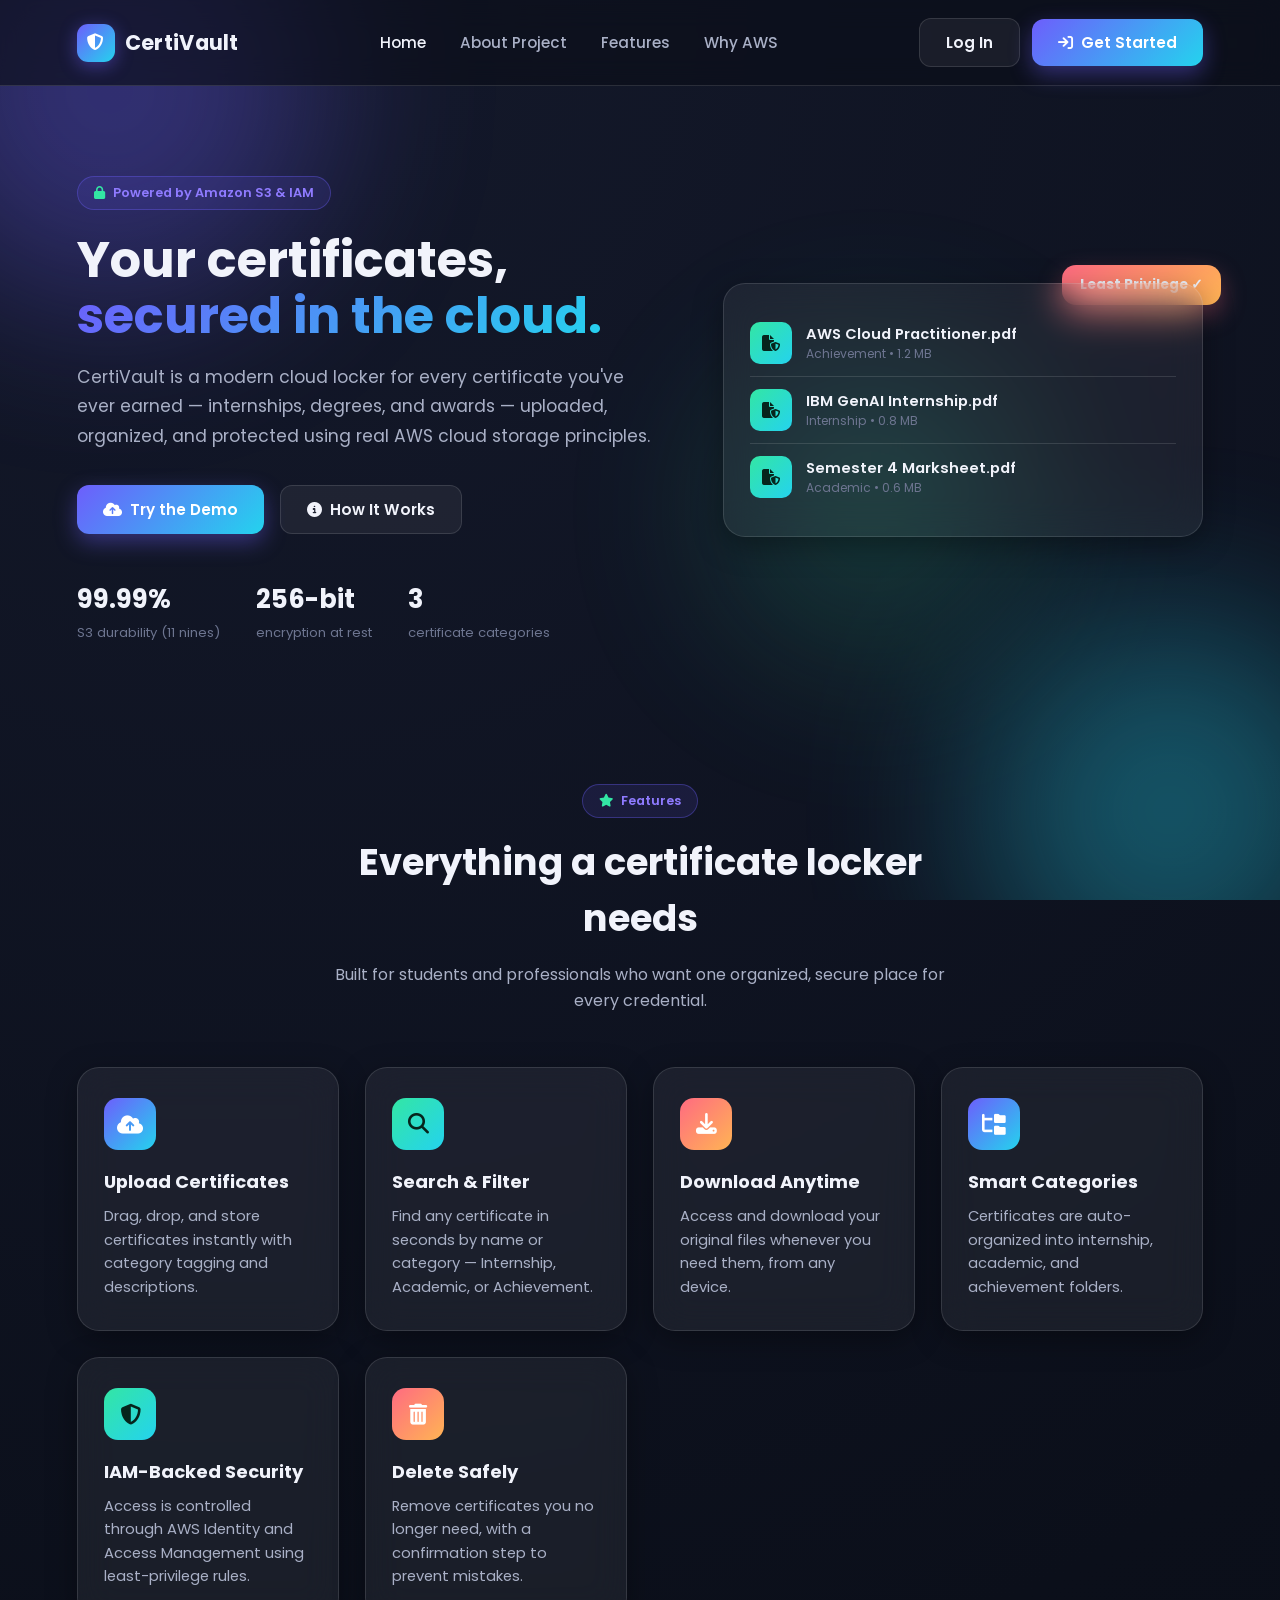
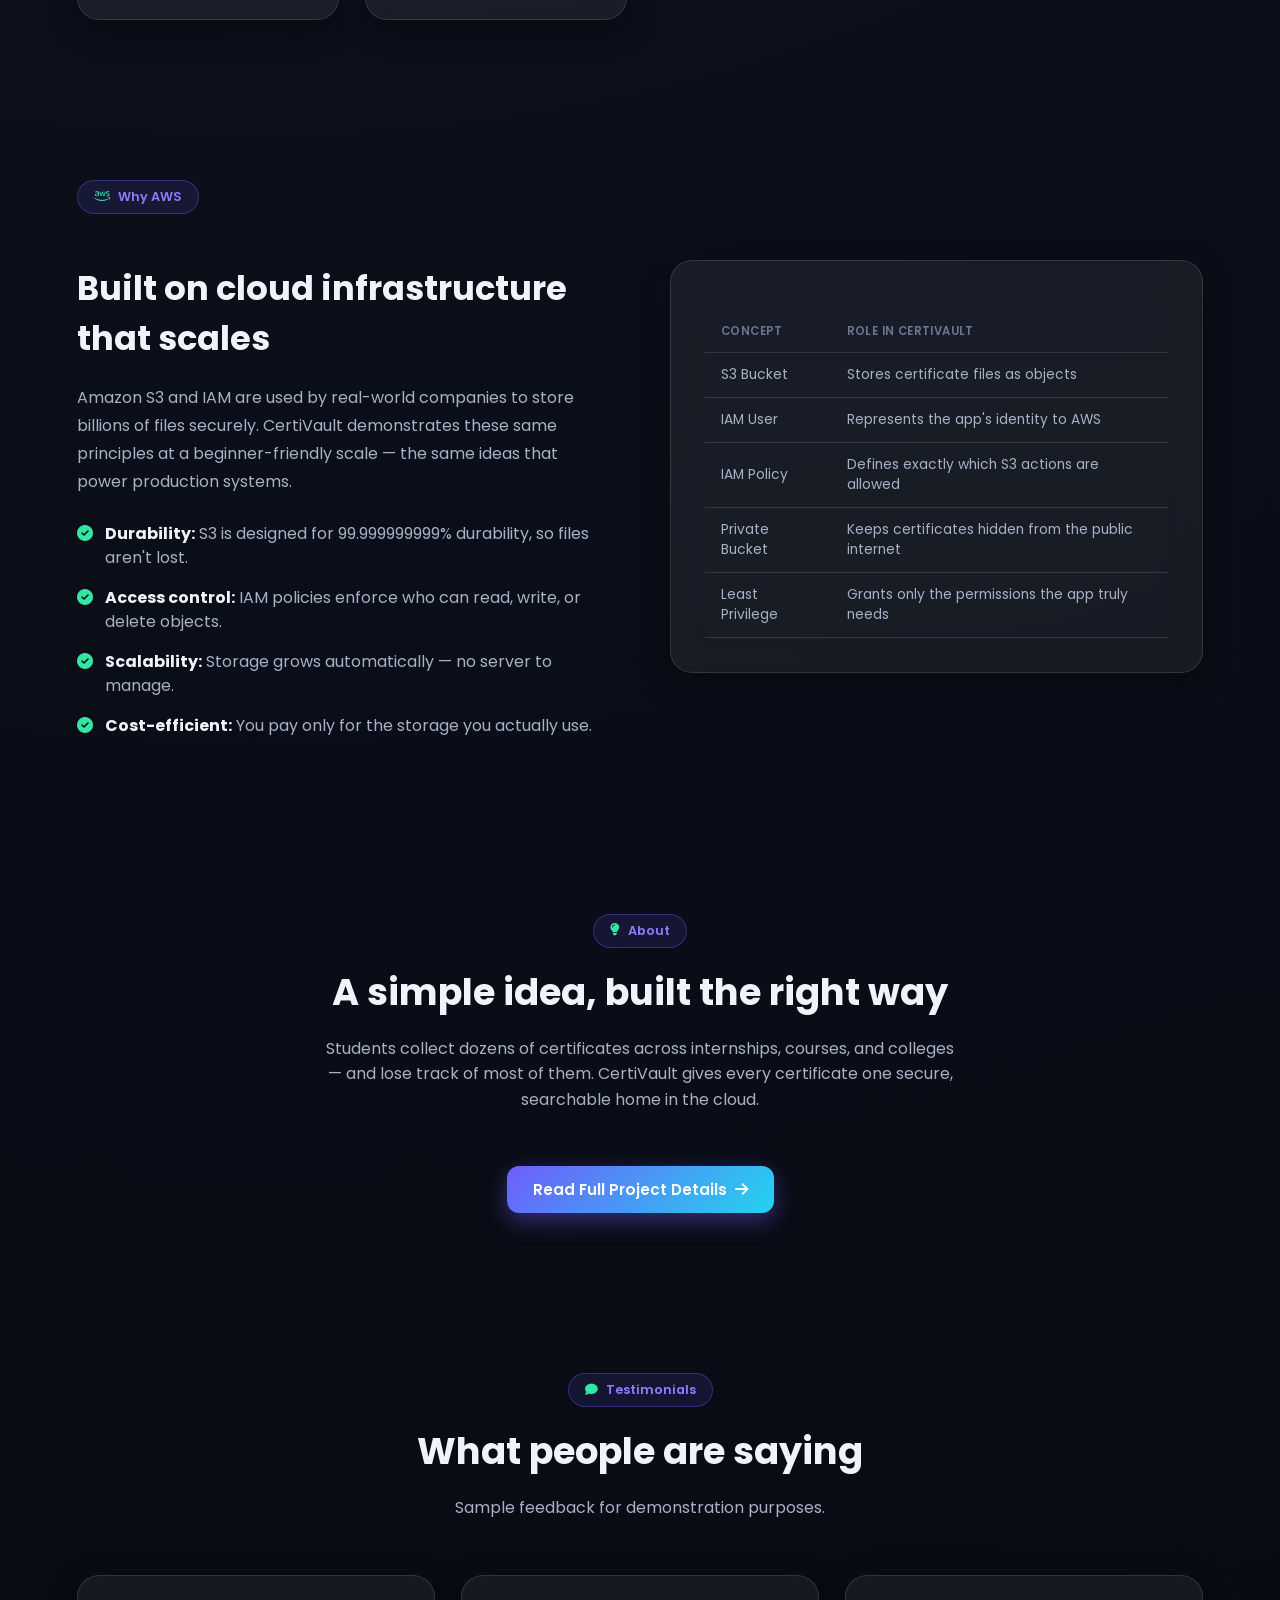
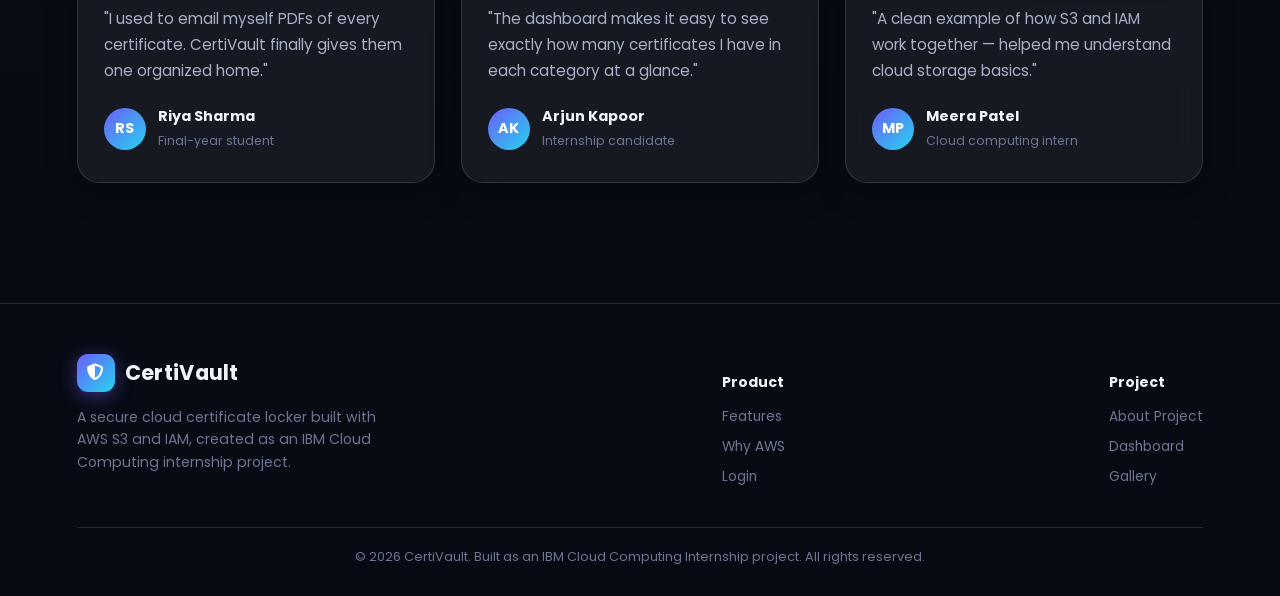
<file: index.html>
<!DOCTYPE html>
<html lang="en">
<head>
<meta charset="UTF-8">
<meta name="viewport" content="width=device-width, initial-scale=1.0">
<title>CertiVault — Secure Cloud Certificate Locker</title>
<link rel="stylesheet" href="css/style.css">
<link rel="stylesheet" href="https://cdnjs.cloudflare.com/ajax/libs/font-awesome/6.5.1/css/all.min.css">
<link rel="preconnect" href="https://fonts.googleapis.com">
<link href="https://fonts.googleapis.com/css2?family=Poppins:wght@400;500;600;700&display=swap" rel="stylesheet">
</head>
<body>

<div class="bg-blobs"><span class="b1"></span><span class="b2"></span><span class="b3"></span></div>

<!-- ============ NAVBAR ============ -->
<nav class="navbar">
  <a href="index.html" class="brand">
    <span class="brand-icon"><i class="fa-solid fa-shield-halved"></i></span>
    CertiVault
  </a>
  <ul class="nav-links">
    <li><a href="index.html" class="active">Home</a></li>
    <li><a href="about.html">About Project</a></li>
    <li><a href="index.html#features">Features</a></li>
    <li><a href="index.html#why-aws">Why AWS</a></li>
  </ul>
  <div class="nav-cta">
    <a href="login.html" class="btn btn-ghost">Log In</a>
    <a href="login.html" class="btn btn-primary"><i class="fa-solid fa-arrow-right-to-bracket"></i> Get Started</a>
  </div>
  <button class="nav-toggle"><i class="fa-solid fa-bars"></i></button>
</nav>

<!-- ============ HERO ============ -->
<section class="hero">
  <div class="hero-text">
    <div class="pill"><i class="fa-solid fa-lock"></i> Powered by Amazon S3 &amp; IAM</div>
    <h1>Your certificates, <span>secured in the cloud.</span></h1>
    <p>CertiVault is a modern cloud locker for every certificate you've ever earned — internships, degrees, and awards — uploaded, organized, and protected using real AWS cloud storage principles.</p>
    <div class="hero-actions">
      <a href="login.html" class="btn btn-primary"><i class="fa-solid fa-cloud-arrow-up"></i> Try the Demo</a>
      <a href="about.html" class="btn btn-ghost"><i class="fa-solid fa-circle-info"></i> How It Works</a>
    </div>
    <div class="hero-stats">
      <div class="stat"><b>99.99%</b><span>S3 durability (11 nines)</span></div>
      <div class="stat"><b>256-bit</b><span>encryption at rest</span></div>
      <div class="stat"><b>3</b><span>certificate categories</span></div>
    </div>
  </div>
  <div class="hero-visual">
    <div class="hero-badge">Least Privilege ✓</div>
    <div class="glass hero-card">
      <div class="row">
        <div class="icon-box"><i class="fa-solid fa-file-shield"></i></div>
        <div><div class="file-name">AWS Cloud Practitioner.pdf</div><div class="file-meta">Achievement • 1.2 MB</div></div>
      </div>
      <div class="row">
        <div class="icon-box"><i class="fa-solid fa-file-shield"></i></div>
        <div><div class="file-name">IBM GenAI Internship.pdf</div><div class="file-meta">Internship • 0.8 MB</div></div>
      </div>
      <div class="row">
        <div class="icon-box"><i class="fa-solid fa-file-shield"></i></div>
        <div><div class="file-name">Semester 4 Marksheet.pdf</div><div class="file-meta">Academic • 0.6 MB</div></div>
      </div>
    </div>
  </div>
</section>

<!-- ============ FEATURES ============ -->
<section class="section" id="features">
  <div class="section-head">
    <div class="pill"><i class="fa-solid fa-star"></i> Features</div>
    <h2>Everything a certificate locker needs</h2>
    <p>Built for students and professionals who want one organized, secure place for every credential.</p>
  </div>
  <div class="grid">
    <div class="glass card">
      <div class="icon-tile brand"><i class="fa-solid fa-cloud-arrow-up"></i></div>
      <h3>Upload Certificates</h3>
      <p>Drag, drop, and store certificates instantly with category tagging and descriptions.</p>
    </div>
    <div class="glass card">
      <div class="icon-tile mint"><i class="fa-solid fa-magnifying-glass"></i></div>
      <h3>Search &amp; Filter</h3>
      <p>Find any certificate in seconds by name or category — Internship, Academic, or Achievement.</p>
    </div>
    <div class="glass card">
      <div class="icon-tile warm"><i class="fa-solid fa-download"></i></div>
      <h3>Download Anytime</h3>
      <p>Access and download your original files whenever you need them, from any device.</p>
    </div>
    <div class="glass card">
      <div class="icon-tile brand"><i class="fa-solid fa-folder-tree"></i></div>
      <h3>Smart Categories</h3>
      <p>Certificates are auto-organized into internship, academic, and achievement folders.</p>
    </div>
    <div class="glass card">
      <div class="icon-tile mint"><i class="fa-solid fa-shield-halved"></i></div>
      <h3>IAM-Backed Security</h3>
      <p>Access is controlled through AWS Identity and Access Management using least-privilege rules.</p>
    </div>
    <div class="glass card">
      <div class="icon-tile warm"><i class="fa-solid fa-trash-can"></i></div>
      <h3>Delete Safely</h3>
      <p>Remove certificates you no longer need, with a confirmation step to prevent mistakes.</p>
    </div>
  </div>
</section>

<!-- ============ WHY AWS ============ -->
<section class="section" id="why-aws">
  <div class="split">
    <div>
      <div class="pill"><i class="fa-brands fa-aws"></i> Why AWS</div>
      <h2 style="font-size:2.1rem;margin-bottom:20px;">Built on cloud infrastructure that scales</h2>
      <p style="color:var(--text-muted);line-height:1.75;margin-bottom:26px;">Amazon S3 and IAM are used by real-world companies to store billions of files securely. CertiVault demonstrates these same principles at a beginner-friendly scale — the same ideas that power production systems.</p>
      <ul class="check-list">
        <li><i class="fa-solid fa-circle-check"></i><span><b>Durability:</b> S3 is designed for 99.999999999% durability, so files aren't lost.</span></li>
        <li><i class="fa-solid fa-circle-check"></i><span><b>Access control:</b> IAM policies enforce who can read, write, or delete objects.</span></li>
        <li><i class="fa-solid fa-circle-check"></i><span><b>Scalability:</b> Storage grows automatically — no server to manage.</span></li>
        <li><i class="fa-solid fa-circle-check"></i><span><b>Cost-efficient:</b> You pay only for the storage you actually use.</span></li>
      </ul>
    </div>
    <div class="glass" style="padding:34px;">
      <table class="mini-table">
        <tr><th>Concept</th><th>Role in CertiVault</th></tr>
        <tr><td>S3 Bucket</td><td>Stores certificate files as objects</td></tr>
        <tr><td>IAM User</td><td>Represents the app's identity to AWS</td></tr>
        <tr><td>IAM Policy</td><td>Defines exactly which S3 actions are allowed</td></tr>
        <tr><td>Private Bucket</td><td>Keeps certificates hidden from the public internet</td></tr>
        <tr><td>Least Privilege</td><td>Grants only the permissions the app truly needs</td></tr>
      </table>
    </div>
  </div>
</section>

<!-- ============ ABOUT (brief) ============ -->
<section class="section" id="about">
  <div class="section-head">
    <div class="pill"><i class="fa-solid fa-lightbulb"></i> About</div>
    <h2>A simple idea, built the right way</h2>
    <p>Students collect dozens of certificates across internships, courses, and colleges — and lose track of most of them. CertiVault gives every certificate one secure, searchable home in the cloud.</p>
  </div>
  <div style="text-align:center;">
    <a href="about.html" class="btn btn-primary">Read Full Project Details <i class="fa-solid fa-arrow-right"></i></a>
  </div>
</section>

<!-- ============ TESTIMONIALS ============ -->
<section class="section">
  <div class="section-head">
    <div class="pill"><i class="fa-solid fa-comment"></i> Testimonials</div>
    <h2>What people are saying</h2>
    <p>Sample feedback for demonstration purposes.</p>
  </div>
  <div class="grid">
    <div class="glass card testimonial">
      <p class="quote">"I used to email myself PDFs of every certificate. CertiVault finally gives them one organized home."</p>
      <div class="person"><div class="avatar">RS</div><div><b>Riya Sharma</b><span>Final-year student</span></div></div>
    </div>
    <div class="glass card testimonial">
      <p class="quote">"The dashboard makes it easy to see exactly how many certificates I have in each category at a glance."</p>
      <div class="person"><div class="avatar">AK</div><div><b>Arjun Kapoor</b><span>Internship candidate</span></div></div>
    </div>
    <div class="glass card testimonial">
      <p class="quote">"A clean example of how S3 and IAM work together — helped me understand cloud storage basics."</p>
      <div class="person"><div class="avatar">MP</div><div><b>Meera Patel</b><span>Cloud computing intern</span></div></div>
    </div>
  </div>
</section>

<!-- ============ FOOTER ============ -->
<footer>
  <div class="footer-grid">
    <div>
      <a href="index.html" class="brand"><span class="brand-icon"><i class="fa-solid fa-shield-halved"></i></span>CertiVault</a>
      <p style="margin-top:14px;">A secure cloud certificate locker built with AWS S3 and IAM, created as an IBM Cloud Computing internship project.</p>
    </div>
    <div class="footer-col">
      <h4>Product</h4>
      <a href="index.html#features">Features</a>
      <a href="index.html#why-aws">Why AWS</a>
      <a href="login.html">Login</a>
    </div>
    <div class="footer-col">
      <h4>Project</h4>
      <a href="about.html">About Project</a>
      <a href="dashboard.html">Dashboard</a>
      <a href="gallery.html">Gallery</a>
    </div>
  </div>
  <div class="footer-bottom">© 2026 CertiVault. Built as an IBM Cloud Computing Internship project. All rights reserved.</div>
</footer>

<script src="js/script.js"></script>
</body>
</html>
</file>
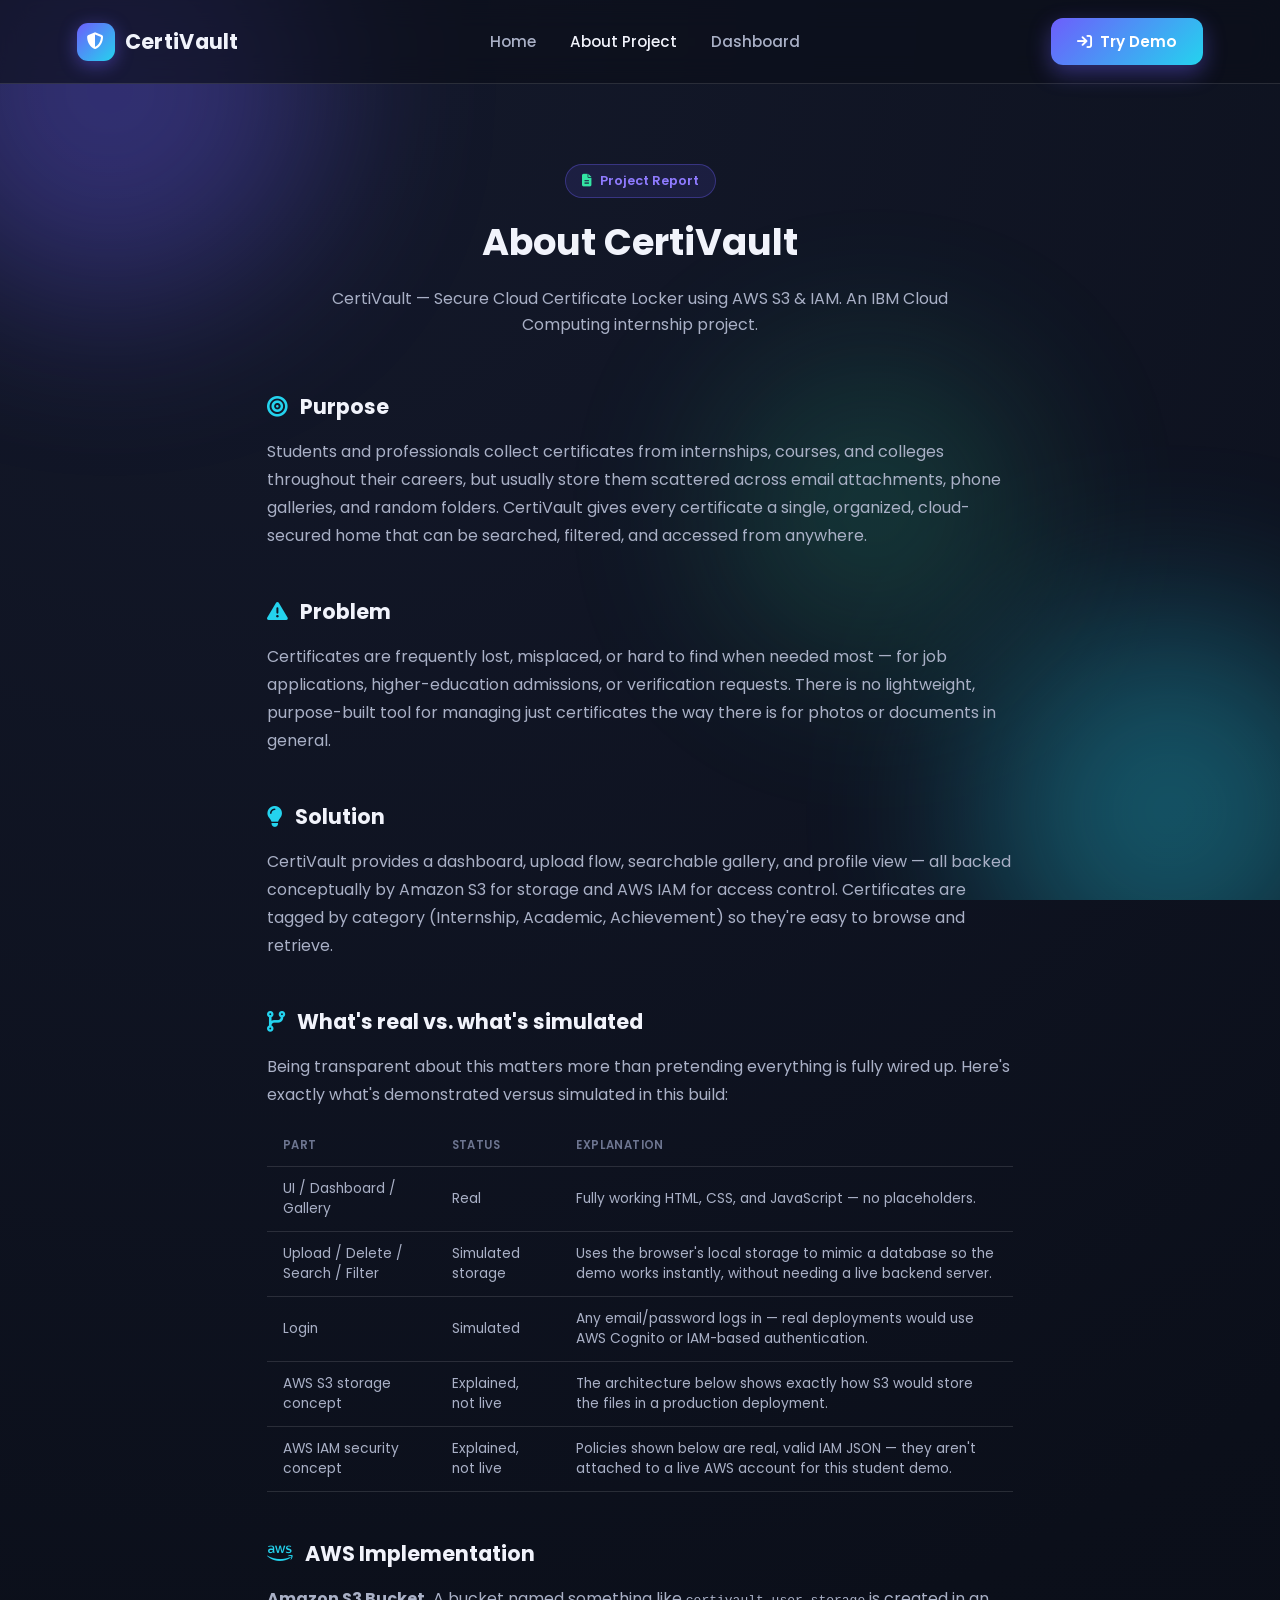
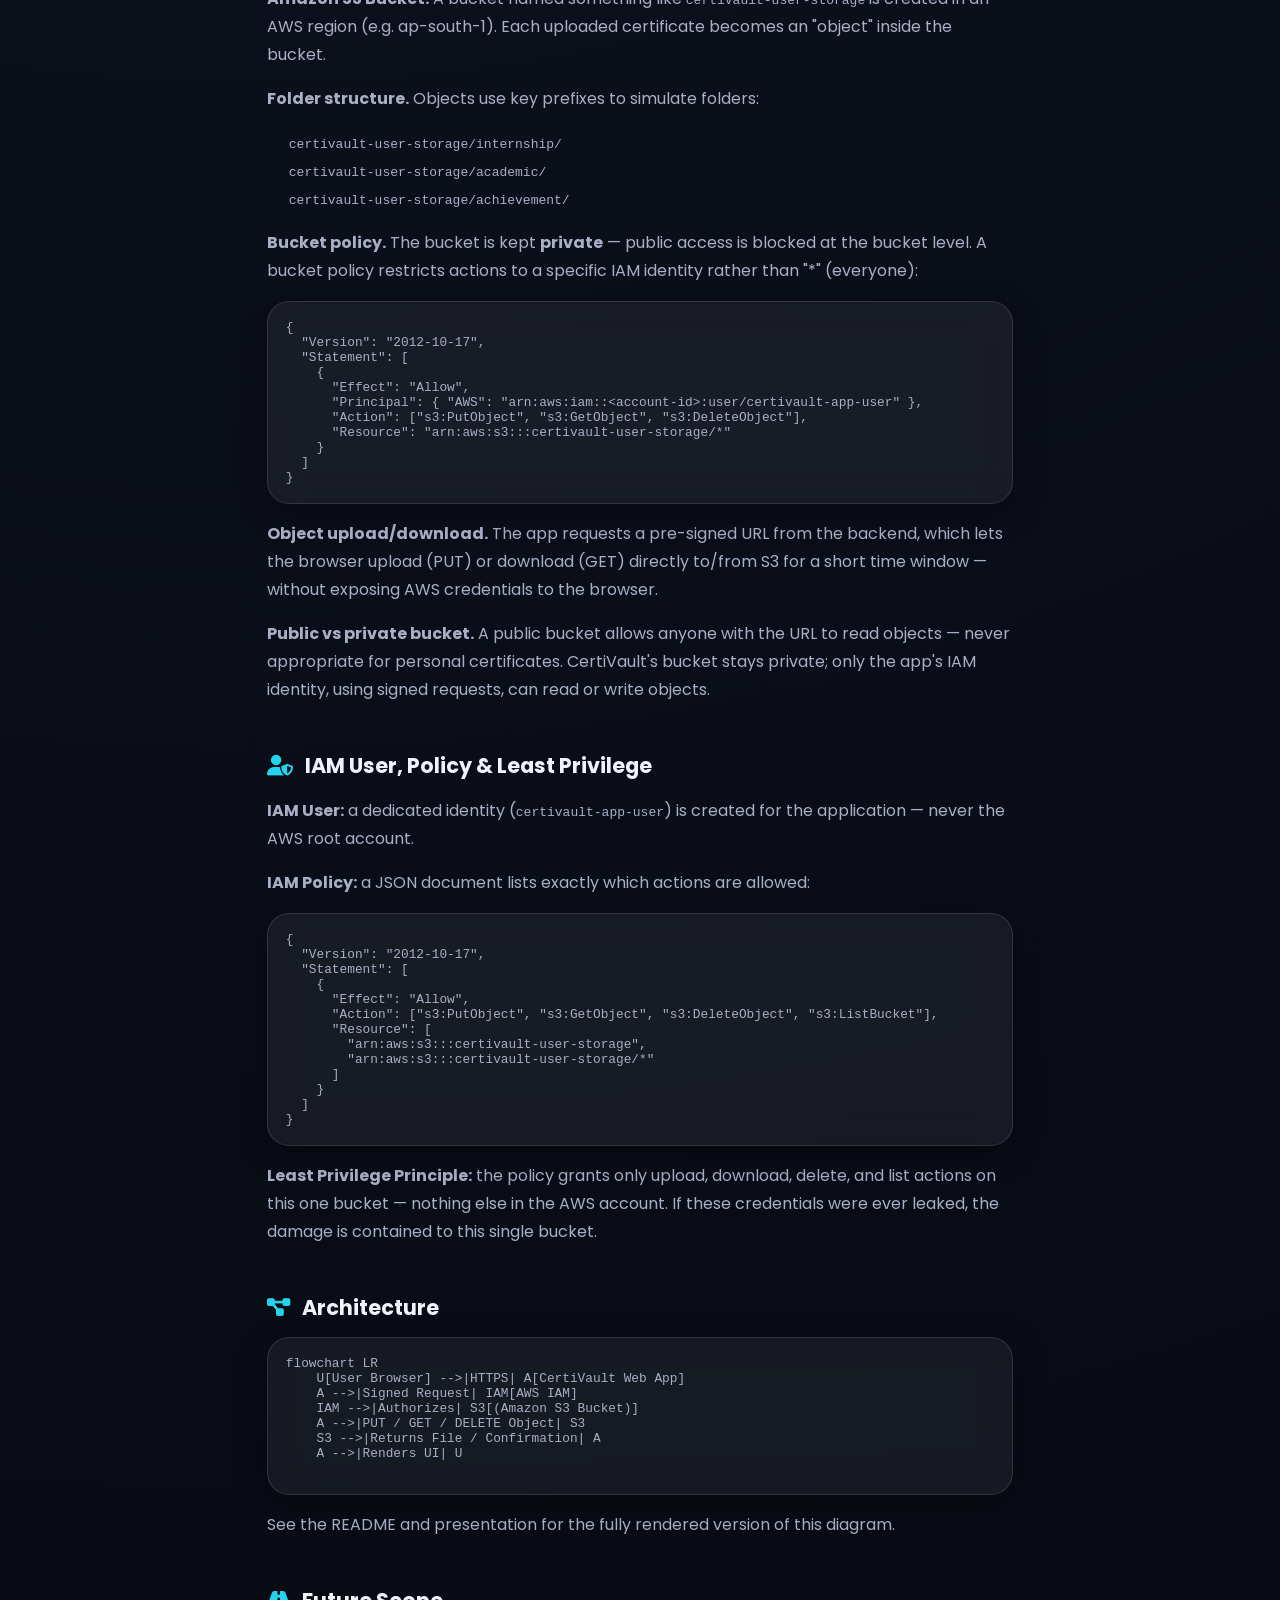
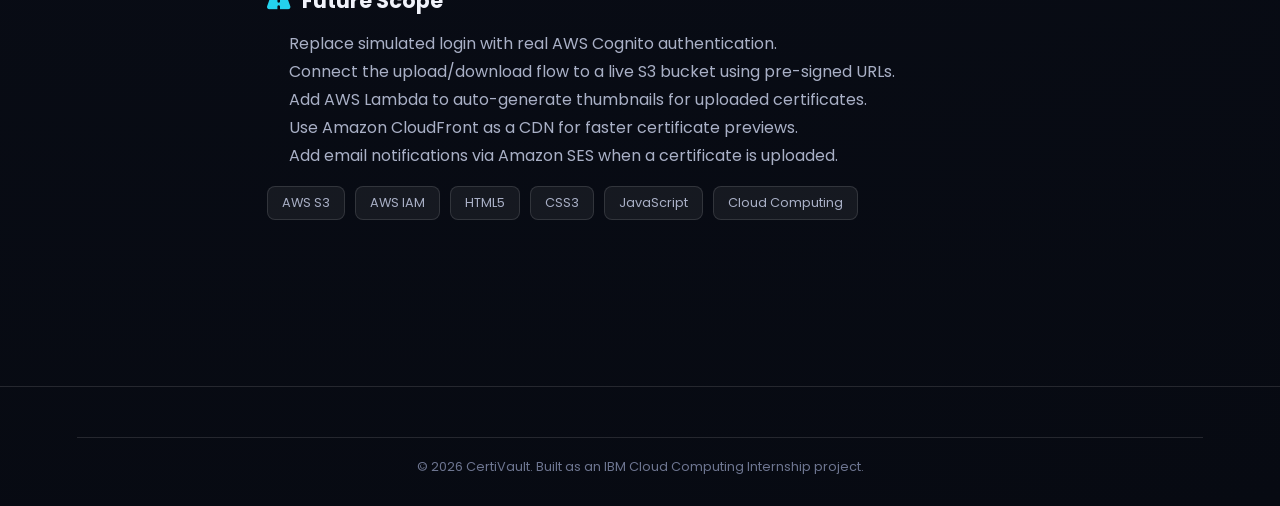
<file: about.html>
<!DOCTYPE html>
<html lang="en">
<head>
<meta charset="UTF-8">
<meta name="viewport" content="width=device-width, initial-scale=1.0">
<title>About the Project — CertiVault</title>
<link rel="stylesheet" href="css/style.css">
<link rel="stylesheet" href="https://cdnjs.cloudflare.com/ajax/libs/font-awesome/6.5.1/css/all.min.css">
<link href="https://fonts.googleapis.com/css2?family=Poppins:wght@400;500;600;700&display=swap" rel="stylesheet">
</head>
<body>
<div class="bg-blobs"><span class="b1"></span><span class="b2"></span><span class="b3"></span></div>

<nav class="navbar">
  <a href="index.html" class="brand"><span class="brand-icon"><i class="fa-solid fa-shield-halved"></i></span>CertiVault</a>
  <ul class="nav-links">
    <li><a href="index.html">Home</a></li>
    <li><a href="about.html" class="active">About Project</a></li>
    <li><a href="dashboard.html">Dashboard</a></li>
  </ul>
  <div class="nav-cta">
    <a href="login.html" class="btn btn-primary"><i class="fa-solid fa-arrow-right-to-bracket"></i> Try Demo</a>
  </div>
  <button class="nav-toggle"><i class="fa-solid fa-bars"></i></button>
</nav>

<section class="section" style="max-width:900px;margin:0 auto;">
  <div class="section-head">
    <div class="pill"><i class="fa-solid fa-file-lines"></i> Project Report</div>
    <h2>About CertiVault</h2>
    <p>CertiVault — Secure Cloud Certificate Locker using AWS S3 &amp; IAM. An IBM Cloud Computing internship project.</p>
  </div>

  <div class="about-block">
    <h3><i class="fa-solid fa-bullseye"></i> Purpose</h3>
    <p>Students and professionals collect certificates from internships, courses, and colleges throughout their careers, but usually store them scattered across email attachments, phone galleries, and random folders. CertiVault gives every certificate a single, organized, cloud-secured home that can be searched, filtered, and accessed from anywhere.</p>
  </div>

  <div class="about-block">
    <h3><i class="fa-solid fa-triangle-exclamation"></i> Problem</h3>
    <p>Certificates are frequently lost, misplaced, or hard to find when needed most — for job applications, higher-education admissions, or verification requests. There is no lightweight, purpose-built tool for managing just certificates the way there is for photos or documents in general.</p>
  </div>

  <div class="about-block">
    <h3><i class="fa-solid fa-lightbulb"></i> Solution</h3>
    <p>CertiVault provides a dashboard, upload flow, searchable gallery, and profile view — all backed conceptually by Amazon S3 for storage and AWS IAM for access control. Certificates are tagged by category (Internship, Academic, Achievement) so they're easy to browse and retrieve.</p>
  </div>

  <div class="about-block">
    <h3><i class="fa-solid fa-code-branch"></i> What's real vs. what's simulated</h3>
    <p>Being transparent about this matters more than pretending everything is fully wired up. Here's exactly what's demonstrated versus simulated in this build:</p>
    <table class="mini-table">
      <tr><th>Part</th><th>Status</th><th>Explanation</th></tr>
      <tr><td>UI / Dashboard / Gallery</td><td>Real</td><td>Fully working HTML, CSS, and JavaScript — no placeholders.</td></tr>
      <tr><td>Upload / Delete / Search / Filter</td><td>Simulated storage</td><td>Uses the browser's local storage to mimic a database so the demo works instantly, without needing a live backend server.</td></tr>
      <tr><td>Login</td><td>Simulated</td><td>Any email/password logs in — real deployments would use AWS Cognito or IAM-based authentication.</td></tr>
      <tr><td>AWS S3 storage concept</td><td>Explained, not live</td><td>The architecture below shows exactly how S3 would store the files in a production deployment.</td></tr>
      <tr><td>AWS IAM security concept</td><td>Explained, not live</td><td>Policies shown below are real, valid IAM JSON — they aren't attached to a live AWS account for this student demo.</td></tr>
    </table>
  </div>

  <div class="about-block">
    <h3><i class="fa-brands fa-aws"></i> AWS Implementation</h3>
    <p><b>Amazon S3 Bucket.</b> A bucket named something like <code>certivault-user-storage</code> is created in an AWS region (e.g. ap-south-1). Each uploaded certificate becomes an "object" inside the bucket.</p>
    <p><b>Folder structure.</b> Objects use key prefixes to simulate folders:</p>
    <ul>
      <li><code>certivault-user-storage/internship/</code></li>
      <li><code>certivault-user-storage/academic/</code></li>
      <li><code>certivault-user-storage/achievement/</code></li>
    </ul>
    <p><b>Bucket policy.</b> The bucket is kept <b>private</b> — public access is blocked at the bucket level. A bucket policy restricts actions to a specific IAM identity rather than "*" (everyone):</p>
    <pre class="glass" style="padding:18px;overflow-x:auto;font-size:0.8rem;color:var(--text-muted);">{
  "Version": "2012-10-17",
  "Statement": [
    {
      "Effect": "Allow",
      "Principal": { "AWS": "arn:aws:iam::&lt;account-id&gt;:user/certivault-app-user" },
      "Action": ["s3:PutObject", "s3:GetObject", "s3:DeleteObject"],
      "Resource": "arn:aws:s3:::certivault-user-storage/*"
    }
  ]
}</pre>
    <p><b>Object upload/download.</b> The app requests a pre-signed URL from the backend, which lets the browser upload (PUT) or download (GET) directly to/from S3 for a short time window — without exposing AWS credentials to the browser.</p>
    <p><b>Public vs private bucket.</b> A public bucket allows anyone with the URL to read objects — never appropriate for personal certificates. CertiVault's bucket stays private; only the app's IAM identity, using signed requests, can read or write objects.</p>
  </div>

  <div class="about-block">
    <h3><i class="fa-solid fa-user-shield"></i> IAM User, Policy &amp; Least Privilege</h3>
    <p><b>IAM User:</b> a dedicated identity (<code>certivault-app-user</code>) is created for the application — never the AWS root account.</p>
    <p><b>IAM Policy:</b> a JSON document lists exactly which actions are allowed:</p>
    <pre class="glass" style="padding:18px;overflow-x:auto;font-size:0.8rem;color:var(--text-muted);">{
  "Version": "2012-10-17",
  "Statement": [
    {
      "Effect": "Allow",
      "Action": ["s3:PutObject", "s3:GetObject", "s3:DeleteObject", "s3:ListBucket"],
      "Resource": [
        "arn:aws:s3:::certivault-user-storage",
        "arn:aws:s3:::certivault-user-storage/*"
      ]
    }
  ]
}</pre>
    <p><b>Least Privilege Principle:</b> the policy grants only upload, download, delete, and list actions on this one bucket — nothing else in the AWS account. If these credentials were ever leaked, the damage is contained to this single bucket.</p>
  </div>

  <div class="about-block">
    <h3><i class="fa-solid fa-diagram-project"></i> Architecture</h3>
    <pre class="glass" style="padding:18px;overflow-x:auto;font-size:0.8rem;color:var(--text-muted);">
flowchart LR
    U[User Browser] -->|HTTPS| A[CertiVault Web App]
    A -->|Signed Request| IAM[AWS IAM]
    IAM -->|Authorizes| S3[(Amazon S3 Bucket)]
    A -->|PUT / GET / DELETE Object| S3
    S3 -->|Returns File / Confirmation| A
    A -->|Renders UI| U
    </pre>
    <p>See the README and presentation for the fully rendered version of this diagram.</p>
  </div>

  <div class="about-block">
    <h3><i class="fa-solid fa-road"></i> Future Scope</h3>
    <ul>
      <li>Replace simulated login with real AWS Cognito authentication.</li>
      <li>Connect the upload/download flow to a live S3 bucket using pre-signed URLs.</li>
      <li>Add AWS Lambda to auto-generate thumbnails for uploaded certificates.</li>
      <li>Use Amazon CloudFront as a CDN for faster certificate previews.</li>
      <li>Add email notifications via Amazon SES when a certificate is uploaded.</li>
    </ul>
    <div class="tag-row">
      <span class="tag">AWS S3</span><span class="tag">AWS IAM</span><span class="tag">HTML5</span>
      <span class="tag">CSS3</span><span class="tag">JavaScript</span><span class="tag">Cloud Computing</span>
    </div>
  </div>
</section>

<footer>
  <div class="footer-bottom">© 2026 CertiVault. Built as an IBM Cloud Computing Internship project.</div>
</footer>

<script src="js/script.js"></script>
</body>
</html>
</file>
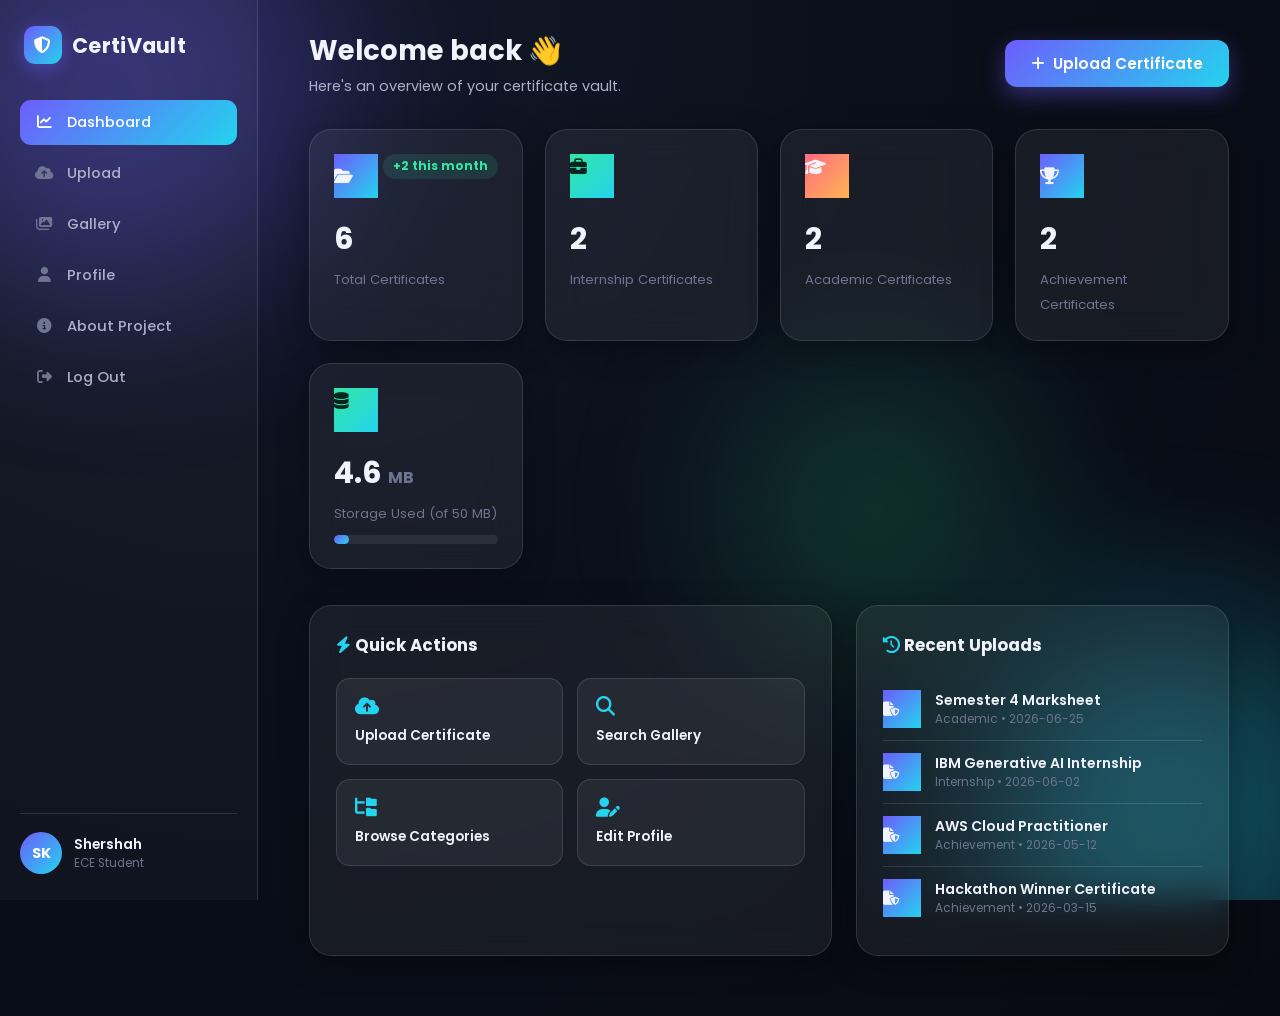
<file: dashboard.html>
<!DOCTYPE html>
<html lang="en">
<head>
<meta charset="UTF-8">
<meta name="viewport" content="width=device-width, initial-scale=1.0">
<title>Dashboard — CertiVault</title>
<link rel="stylesheet" href="css/style.css">
<link rel="stylesheet" href="https://cdnjs.cloudflare.com/ajax/libs/font-awesome/6.5.1/css/all.min.css">
<link href="https://fonts.googleapis.com/css2?family=Poppins:wght@400;500;600;700&display=swap" rel="stylesheet">
</head>
<body>
<div class="bg-blobs"><span class="b1"></span><span class="b2"></span><span class="b3"></span></div>

<div class="app-shell">
  <aside class="sidebar">
    <a href="index.html" class="brand"><span class="brand-icon"><i class="fa-solid fa-shield-halved"></i></span>CertiVault</a>
    <nav class="side-links">
      <a href="dashboard.html" class="active"><i class="fa-solid fa-chart-line"></i> Dashboard</a>
      <a href="upload.html"><i class="fa-solid fa-cloud-arrow-up"></i> Upload</a>
      <a href="gallery.html"><i class="fa-solid fa-images"></i> Gallery</a>
      <a href="profile.html"><i class="fa-solid fa-user"></i> Profile</a>
      <a href="about.html"><i class="fa-solid fa-circle-info"></i> About Project</a>
      <a href="index.html"><i class="fa-solid fa-right-from-bracket"></i> Log Out</a>
    </nav>
    <div class="sidebar-foot">
      <div class="avatar">SK</div>
      <div><div class="name">Shershah</div><div class="role">ECE Student</div></div>
    </div>
  </aside>

  <main class="main-content">
    <div class="topbar">
      <div>
        <h1>Welcome back 👋</h1>
        <p>Here's an overview of your certificate vault.</p>
      </div>
      <div class="topbar-actions">
        <a href="upload.html" class="btn btn-primary"><i class="fa-solid fa-plus"></i> Upload Certificate</a>
      </div>
    </div>

    <div class="stats-grid">
      <div class="glass stat-card">
        <div class="top-row"><div class="icon-tile brand"><i class="fa-solid fa-folder-open"></i></div><span class="trend up">+2 this month</span></div>
        <h3 id="stat-total">0</h3>
        <span>Total Certificates</span>
      </div>
      <div class="glass stat-card">
        <div class="top-row"><div class="icon-tile mint"><i class="fa-solid fa-briefcase"></i></div></div>
        <h3 id="stat-internship">0</h3>
        <span>Internship Certificates</span>
      </div>
      <div class="glass stat-card">
        <div class="top-row"><div class="icon-tile warm"><i class="fa-solid fa-graduation-cap"></i></div></div>
        <h3 id="stat-academic">0</h3>
        <span>Academic Certificates</span>
      </div>
      <div class="glass stat-card">
        <div class="top-row"><div class="icon-tile brand"><i class="fa-solid fa-trophy"></i></div></div>
        <h3 id="stat-achievement">0</h3>
        <span>Achievement Certificates</span>
      </div>
      <div class="glass stat-card">
        <div class="top-row"><div class="icon-tile mint"><i class="fa-solid fa-database"></i></div></div>
        <h3>4.6 <span style="font-size:1rem;color:var(--text-faint);">MB</span></h3>
        <span>Storage Used (of 50 MB)</span>
        <div class="progress-track"><div class="progress-fill" style="width:9%;"></div></div>
      </div>
    </div>

    <div class="panel-grid">
      <div class="glass panel">
        <h3><i class="fa-solid fa-bolt" style="color:var(--accent);"></i> Quick Actions</h3>
        <div class="quick-actions">
          <a href="upload.html"><i class="fa-solid fa-cloud-arrow-up"></i><span>Upload Certificate</span></a>
          <a href="gallery.html"><i class="fa-solid fa-magnifying-glass"></i><span>Search Gallery</span></a>
          <a href="gallery.html"><i class="fa-solid fa-folder-tree"></i><span>Browse Categories</span></a>
          <a href="profile.html"><i class="fa-solid fa-user-pen"></i><span>Edit Profile</span></a>
        </div>
      </div>
      <div class="glass panel">
        <h3><i class="fa-solid fa-clock-rotate-left" style="color:var(--accent);"></i> Recent Uploads</h3>
        <ul class="activity-list" id="recent-uploads"></ul>
      </div>
    </div>
  </main>
</div>

<script src="js/script.js"></script>
</body>
</html>
</file>
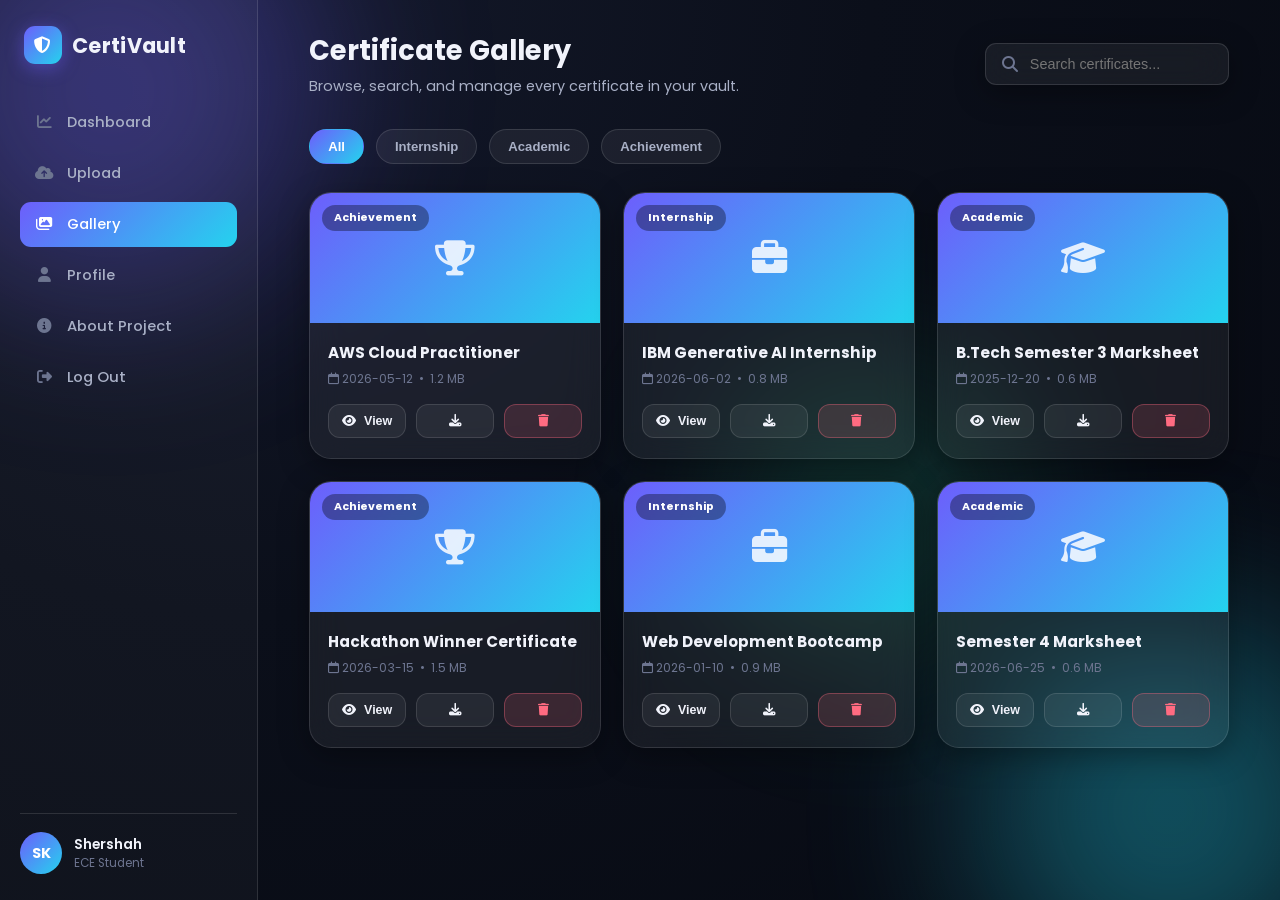
<file: gallery.html>
<!DOCTYPE html>
<html lang="en">
<head>
<meta charset="UTF-8">
<meta name="viewport" content="width=device-width, initial-scale=1.0">
<title>Certificate Gallery — CertiVault</title>
<link rel="stylesheet" href="css/style.css">
<link rel="stylesheet" href="https://cdnjs.cloudflare.com/ajax/libs/font-awesome/6.5.1/css/all.min.css">
<link href="https://fonts.googleapis.com/css2?family=Poppins:wght@400;500;600;700&display=swap" rel="stylesheet">
</head>
<body>
<div class="bg-blobs"><span class="b1"></span><span class="b2"></span><span class="b3"></span></div>

<div class="app-shell">
  <aside class="sidebar">
    <a href="index.html" class="brand"><span class="brand-icon"><i class="fa-solid fa-shield-halved"></i></span>CertiVault</a>
    <nav class="side-links">
      <a href="dashboard.html"><i class="fa-solid fa-chart-line"></i> Dashboard</a>
      <a href="upload.html"><i class="fa-solid fa-cloud-arrow-up"></i> Upload</a>
      <a href="gallery.html" class="active"><i class="fa-solid fa-images"></i> Gallery</a>
      <a href="profile.html"><i class="fa-solid fa-user"></i> Profile</a>
      <a href="about.html"><i class="fa-solid fa-circle-info"></i> About Project</a>
      <a href="index.html"><i class="fa-solid fa-right-from-bracket"></i> Log Out</a>
    </nav>
    <div class="sidebar-foot">
      <div class="avatar">SK</div>
      <div><div class="name">Shershah</div><div class="role">ECE Student</div></div>
    </div>
  </aside>

  <main class="main-content">
    <div class="topbar">
      <div>
        <h1>Certificate Gallery</h1>
        <p>Browse, search, and manage every certificate in your vault.</p>
      </div>
      <div class="glass search-bar">
        <i class="fa-solid fa-magnifying-glass"></i>
        <input type="text" id="gallery-search" placeholder="Search certificates...">
      </div>
    </div>

    <div class="filter-row">
      <button class="chip-filter active" data-category="All">All</button>
      <button class="chip-filter" data-category="Internship">Internship</button>
      <button class="chip-filter" data-category="Academic">Academic</button>
      <button class="chip-filter" data-category="Achievement">Achievement</button>
    </div>

    <div class="cert-grid" id="cert-grid"></div>
  </main>
</div>

<script src="js/script.js"></script>
</body>
</html>
</file>
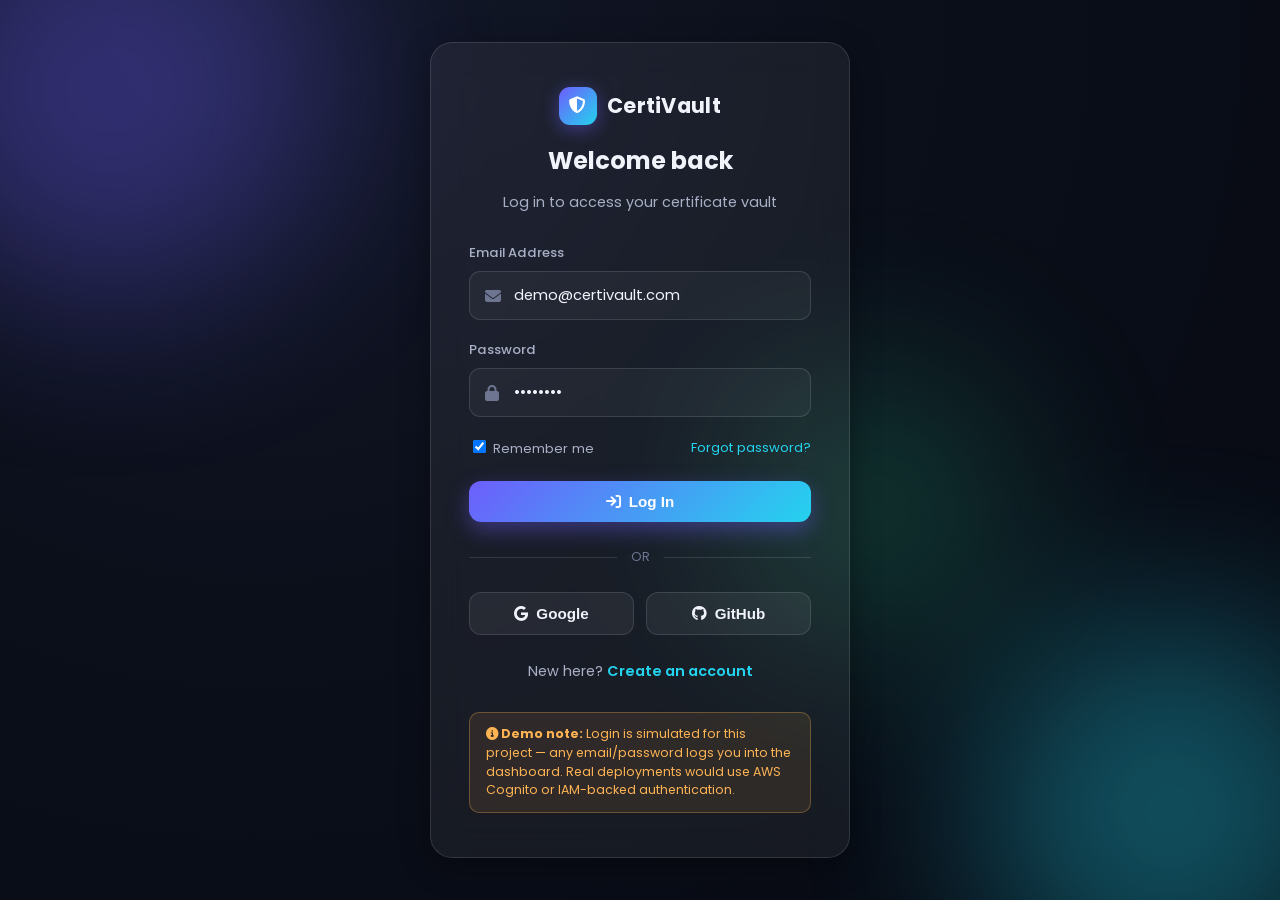
<file: login.html>
<!DOCTYPE html>
<html lang="en">
<head>
<meta charset="UTF-8">
<meta name="viewport" content="width=device-width, initial-scale=1.0">
<title>Log In — CertiVault</title>
<link rel="stylesheet" href="css/style.css">
<link rel="stylesheet" href="https://cdnjs.cloudflare.com/ajax/libs/font-awesome/6.5.1/css/all.min.css">
<link href="https://fonts.googleapis.com/css2?family=Poppins:wght@400;500;600;700&display=swap" rel="stylesheet">
</head>
<body>
<div class="bg-blobs"><span class="b1"></span><span class="b2"></span><span class="b3"></span></div>

<div class="auth-wrap">
  <div class="glass auth-card">
    <a href="index.html" class="brand"><span class="brand-icon"><i class="fa-solid fa-shield-halved"></i></span>CertiVault</a>
    <h2>Welcome back</h2>
    <p>Log in to access your certificate vault</p>

    <form id="login-form">
      <div class="field">
        <label for="email">Email Address</label>
        <div class="input-wrap">
          <i class="fa-solid fa-envelope"></i>
          <input type="email" id="email" placeholder="you@example.com" value="demo@certivault.com" required>
        </div>
      </div>
      <div class="field">
        <label for="password">Password</label>
        <div class="input-wrap">
          <i class="fa-solid fa-lock"></i>
          <input type="password" id="password" placeholder="••••••••" value="demo1234" required>
        </div>
      </div>
      <div class="field-row">
        <label><input type="checkbox" checked> Remember me</label>
        <a href="#">Forgot password?</a>
      </div>
      <button type="submit" class="btn btn-primary btn-block"><i class="fa-solid fa-arrow-right-to-bracket"></i> Log In</button>
    </form>

    <div class="auth-divider">OR</div>
    <div class="social-row">
      <button class="btn btn-ghost"><i class="fa-brands fa-google"></i> Google</button>
      <button class="btn btn-ghost"><i class="fa-brands fa-github"></i> GitHub</button>
    </div>

    <p class="auth-footer">New here? <a href="#">Create an account</a></p>

    <div class="demo-note">
      <i class="fa-solid fa-circle-info"></i> <b>Demo note:</b> Login is simulated for this project — any email/password logs you into the dashboard. Real deployments would use AWS Cognito or IAM-backed authentication.
    </div>
  </div>
</div>

<script src="js/script.js"></script>
</body>
</html>
</file>
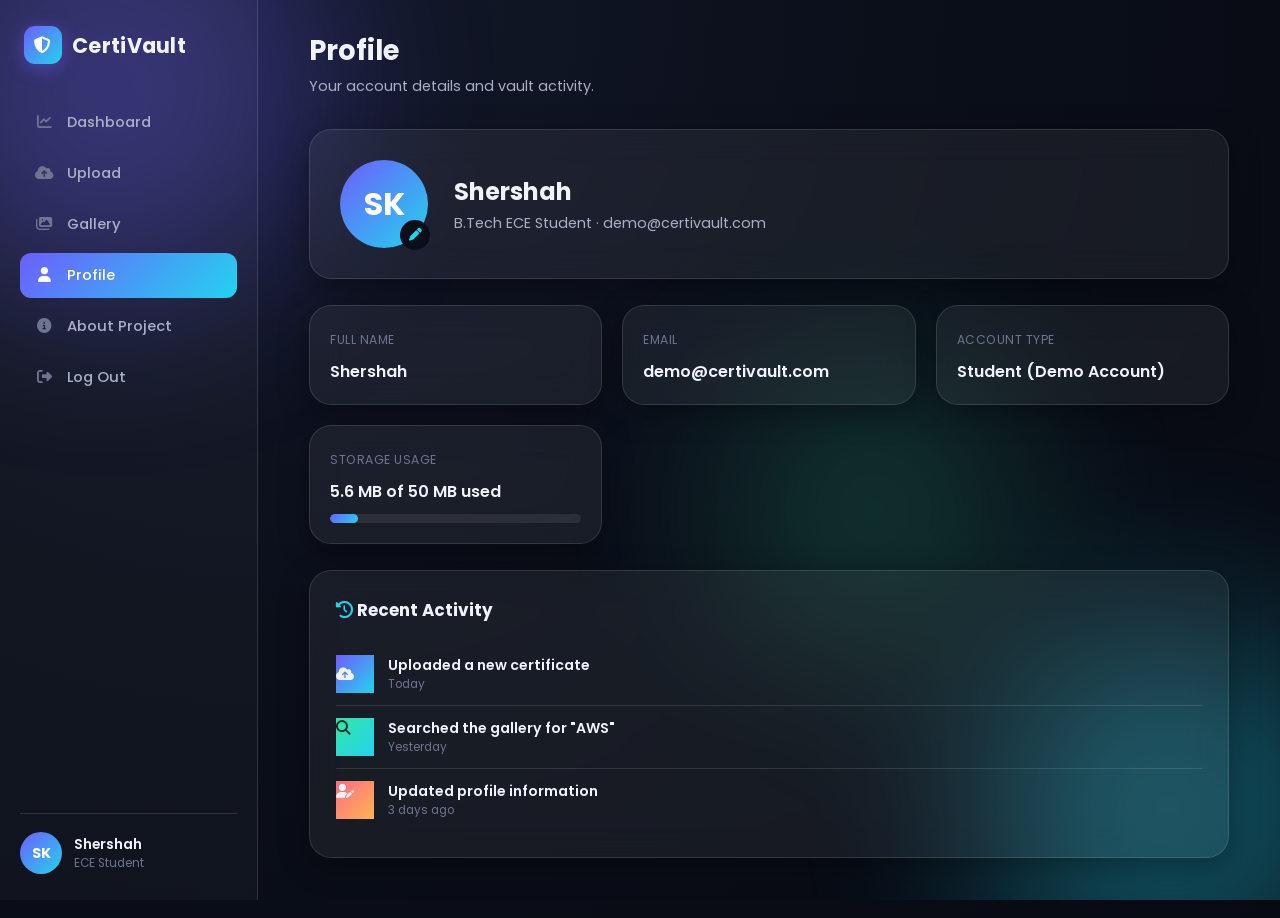
<file: profile.html>
<!DOCTYPE html>
<html lang="en">
<head>
<meta charset="UTF-8">
<meta name="viewport" content="width=device-width, initial-scale=1.0">
<title>Profile — CertiVault</title>
<link rel="stylesheet" href="css/style.css">
<link rel="stylesheet" href="https://cdnjs.cloudflare.com/ajax/libs/font-awesome/6.5.1/css/all.min.css">
<link href="https://fonts.googleapis.com/css2?family=Poppins:wght@400;500;600;700&display=swap" rel="stylesheet">
</head>
<body>
<div class="bg-blobs"><span class="b1"></span><span class="b2"></span><span class="b3"></span></div>

<div class="app-shell">
  <aside class="sidebar">
    <a href="index.html" class="brand"><span class="brand-icon"><i class="fa-solid fa-shield-halved"></i></span>CertiVault</a>
    <nav class="side-links">
      <a href="dashboard.html"><i class="fa-solid fa-chart-line"></i> Dashboard</a>
      <a href="upload.html"><i class="fa-solid fa-cloud-arrow-up"></i> Upload</a>
      <a href="gallery.html"><i class="fa-solid fa-images"></i> Gallery</a>
      <a href="profile.html" class="active"><i class="fa-solid fa-user"></i> Profile</a>
      <a href="about.html"><i class="fa-solid fa-circle-info"></i> About Project</a>
      <a href="index.html"><i class="fa-solid fa-right-from-bracket"></i> Log Out</a>
    </nav>
    <div class="sidebar-foot">
      <div class="avatar">SK</div>
      <div><div class="name">Shershah</div><div class="role">ECE Student</div></div>
    </div>
  </aside>

  <main class="main-content">
    <div class="topbar">
      <div>
        <h1>Profile</h1>
        <p>Your account details and vault activity.</p>
      </div>
    </div>

    <div class="glass profile-head">
      <div class="profile-avatar">SK<span class="edit-badge"><i class="fa-solid fa-pen"></i></span></div>
      <div>
        <h2>Shershah</h2>
        <p>B.Tech ECE Student · demo@certivault.com</p>
      </div>
    </div>

    <div class="profile-info-grid">
      <div class="glass info-item">
        <span class="label">Full Name</span>
        <p class="value">Shershah</p>
      </div>
      <div class="glass info-item">
        <span class="label">Email</span>
        <p class="value">demo@certivault.com</p>
      </div>
      <div class="glass info-item">
        <span class="label">Account Type</span>
        <p class="value">Student (Demo Account)</p>
      </div>
      <div class="glass info-item">
        <span class="label">Storage Usage</span>
        <p class="value" id="storage-label">Loading...</p>
        <div class="progress-track"><div class="progress-fill" id="storage-fill" style="width:0%;"></div></div>
      </div>
    </div>

    <div class="glass panel">
      <h3><i class="fa-solid fa-clock-rotate-left" style="color:var(--accent);"></i> Recent Activity</h3>
      <ul class="activity-list">
        <li>
          <div class="icon-tile brand"><i class="fa-solid fa-cloud-arrow-up"></i></div>
          <div><div class="a-name">Uploaded a new certificate</div><div class="a-meta">Today</div></div>
        </li>
        <li>
          <div class="icon-tile mint"><i class="fa-solid fa-magnifying-glass"></i></div>
          <div><div class="a-name">Searched the gallery for "AWS"</div><div class="a-meta">Yesterday</div></div>
        </li>
        <li>
          <div class="icon-tile warm"><i class="fa-solid fa-user-pen"></i></div>
          <div><div class="a-name">Updated profile information</div><div class="a-meta">3 days ago</div></div>
        </li>
      </ul>
    </div>
  </main>
</div>

<script src="js/script.js"></script>
</body>
</html>
</file>
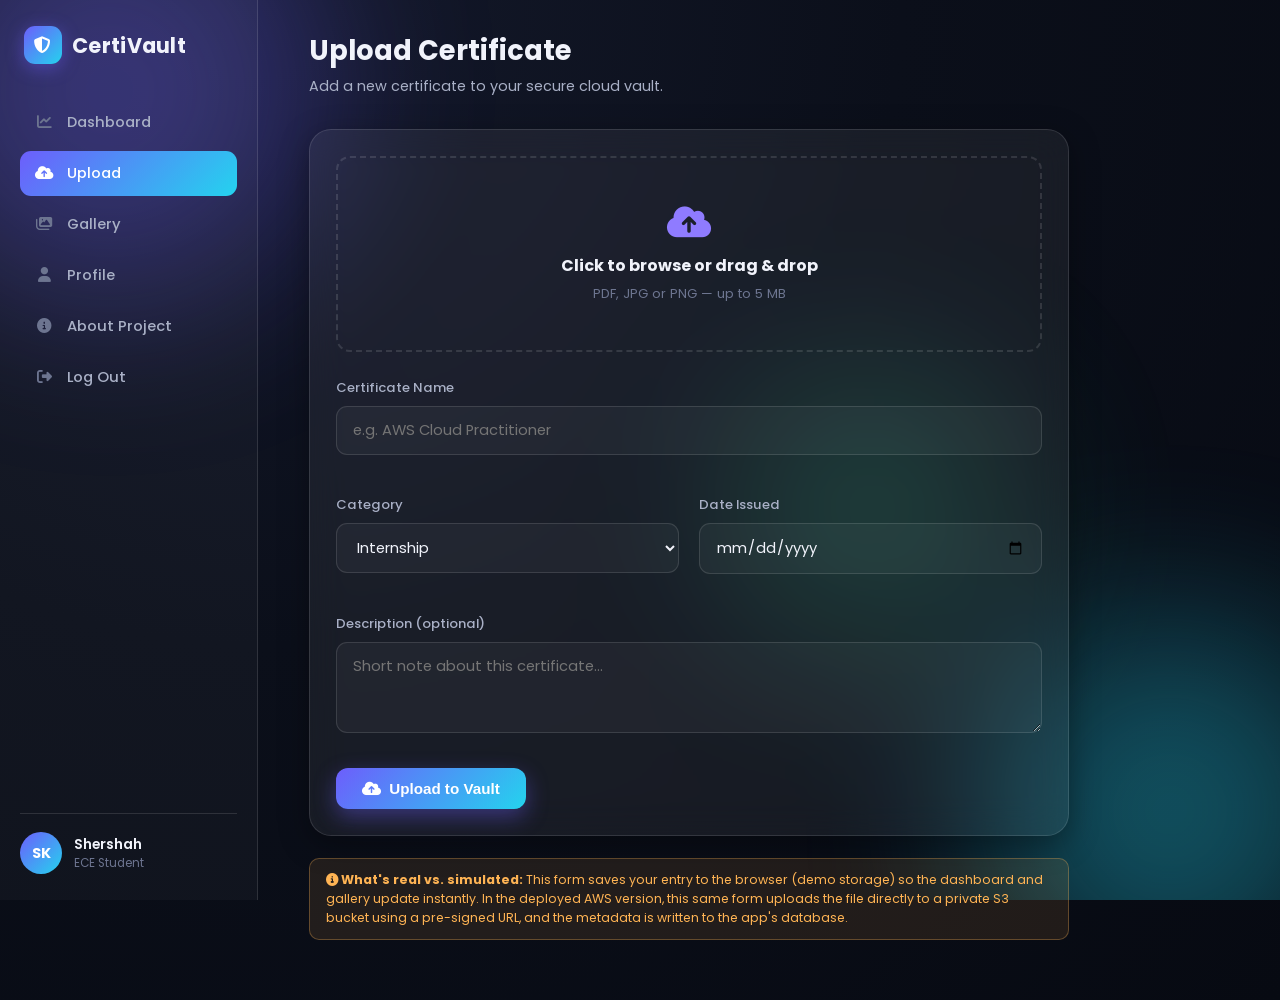
<file: upload.html>
<!DOCTYPE html>
<html lang="en">
<head>
<meta charset="UTF-8">
<meta name="viewport" content="width=device-width, initial-scale=1.0">
<title>Upload Certificate — CertiVault</title>
<link rel="stylesheet" href="css/style.css">
<link rel="stylesheet" href="https://cdnjs.cloudflare.com/ajax/libs/font-awesome/6.5.1/css/all.min.css">
<link href="https://fonts.googleapis.com/css2?family=Poppins:wght@400;500;600;700&display=swap" rel="stylesheet">
</head>
<body>
<div class="bg-blobs"><span class="b1"></span><span class="b2"></span><span class="b3"></span></div>

<div class="app-shell">
  <aside class="sidebar">
    <a href="index.html" class="brand"><span class="brand-icon"><i class="fa-solid fa-shield-halved"></i></span>CertiVault</a>
    <nav class="side-links">
      <a href="dashboard.html"><i class="fa-solid fa-chart-line"></i> Dashboard</a>
      <a href="upload.html" class="active"><i class="fa-solid fa-cloud-arrow-up"></i> Upload</a>
      <a href="gallery.html"><i class="fa-solid fa-images"></i> Gallery</a>
      <a href="profile.html"><i class="fa-solid fa-user"></i> Profile</a>
      <a href="about.html"><i class="fa-solid fa-circle-info"></i> About Project</a>
      <a href="index.html"><i class="fa-solid fa-right-from-bracket"></i> Log Out</a>
    </nav>
    <div class="sidebar-foot">
      <div class="avatar">SK</div>
      <div><div class="name">Shershah</div><div class="role">ECE Student</div></div>
    </div>
  </aside>

  <main class="main-content">
    <div class="topbar">
      <div>
        <h1>Upload Certificate</h1>
        <p>Add a new certificate to your secure cloud vault.</p>
      </div>
    </div>

    <div class="glass panel" style="max-width:760px;">
      <div class="upload-zone" id="upload-zone">
        <i class="fa-solid fa-cloud-arrow-up"></i>
        <h4>Click to browse or drag &amp; drop</h4>
        <p>PDF, JPG or PNG — up to 5 MB</p>
        <input type="file" id="file-input" accept=".pdf,.jpg,.jpeg,.png">
      </div>
      <div class="file-chip" id="file-chip"><i class="fa-solid fa-file-circle-check"></i> <span id="file-chip-name"></span></div>

      <form id="upload-form">
        <div class="form-grid">
          <div class="field full">
            <label for="cert-name">Certificate Name</label>
            <div class="input-wrap no-icon"><input type="text" id="cert-name" placeholder="e.g. AWS Cloud Practitioner" required></div>
          </div>
          <div class="field">
            <label for="cert-category">Category</label>
            <div class="input-wrap no-icon">
              <select id="cert-category">
                <option value="Internship">Internship</option>
                <option value="Academic">Academic</option>
                <option value="Achievement">Achievement</option>
              </select>
            </div>
          </div>
          <div class="field">
            <label for="cert-date">Date Issued</label>
            <div class="input-wrap no-icon"><input type="date" id="cert-date"></div>
          </div>
          <div class="field full">
            <label for="cert-desc">Description (optional)</label>
            <div class="input-wrap no-icon"><textarea id="cert-desc" rows="3" placeholder="Short note about this certificate..."></textarea></div>
          </div>
        </div>
        <button type="submit" class="btn btn-primary" style="margin-top:8px;"><i class="fa-solid fa-cloud-arrow-up"></i> Upload to Vault</button>
      </form>

      <div class="alert-success" id="upload-success">
        <i class="fa-solid fa-circle-check"></i> Certificate uploaded successfully!
      </div>
    </div>

    <div class="demo-note" style="max-width:760px;margin-top:22px;">
      <i class="fa-solid fa-circle-info"></i> <b>What's real vs. simulated:</b> This form saves your entry to the browser (demo storage) so the dashboard and gallery update instantly. In the deployed AWS version, this same form uploads the file directly to a private S3 bucket using a pre-signed URL, and the metadata is written to the app's database.
    </div>
  </main>
</div>

<script src="js/script.js"></script>
</body>
</html>
</file>
<file: css/style.css>
/* ==========================================================================
   CertiVault — Secure Cloud Certificate Locker
   Main Stylesheet
   ========================================================================== */

:root {
  --bg-dark: #0b0f1a;
  --bg-darker: #070a12;
  --surface: rgba(255, 255, 255, 0.06);
  --surface-strong: rgba(255, 255, 255, 0.1);
  --border: rgba(255, 255, 255, 0.12);

  --primary: #6d5efc;
  --primary-2: #8f7bff;
  --accent: #24d3ee;
  --accent-2: #33e6a4;
  --warn: #ffb454;
  --danger: #ff6b81;

  --text-main: #f1f3fb;
  --text-muted: #a9b0c6;
  --text-faint: #6d7590;

  --radius-lg: 22px;
  --radius-md: 14px;
  --radius-sm: 8px;

  --shadow-soft: 0 8px 30px rgba(0, 0, 0, 0.35);
  --shadow-glow: 0 0 40px rgba(109, 94, 252, 0.25);

  --gradient-brand: linear-gradient(135deg, #6d5efc 0%, #24d3ee 100%);
  --gradient-warm: linear-gradient(135deg, #ff6b81 0%, #ffb454 100%);
  --gradient-mint: linear-gradient(135deg, #33e6a4 0%, #24d3ee 100%);
}

* { box-sizing: border-box; }

html { scroll-behavior: smooth; }

body {
  margin: 0;
  font-family: "Poppins", "Segoe UI", -apple-system, BlinkMacSystemFont, sans-serif;
  background: radial-gradient(circle at 20% 0%, #14192b 0%, var(--bg-dark) 45%, var(--bg-darker) 100%);
  color: var(--text-main);
  min-height: 100vh;
  -webkit-font-smoothing: antialiased;
}

a { text-decoration: none; color: inherit; }
ul { list-style: none; margin: 0; padding: 0; }
img { max-width: 100%; display: block; }

.bg-blobs { position: fixed; inset: 0; z-index: -1; overflow: hidden; pointer-events: none; }
.bg-blobs span { position: absolute; border-radius: 50%; filter: blur(90px); opacity: 0.35; }
.bg-blobs .b1 { width: 420px; height: 420px; background: var(--primary); top: -120px; left: -100px; }
.bg-blobs .b2 { width: 380px; height: 380px; background: var(--accent); bottom: -100px; right: -80px; }
.bg-blobs .b3 { width: 300px; height: 300px; background: var(--accent-2); top: 40%; right: 20%; opacity: 0.18; }

.glass {
  background: var(--surface);
  border: 1px solid var(--border);
  backdrop-filter: blur(18px);
  -webkit-backdrop-filter: blur(18px);
  border-radius: var(--radius-lg);
  box-shadow: var(--shadow-soft);
}

.navbar {
  position: sticky; top: 0; z-index: 50;
  display: flex; align-items: center; justify-content: space-between;
  padding: 18px 6vw;
  background: rgba(11, 15, 26, 0.65);
  backdrop-filter: blur(14px);
  border-bottom: 1px solid var(--border);
}

.brand { display: flex; align-items: center; gap: 10px; font-weight: 700; font-size: 1.3rem; letter-spacing: 0.3px; }
.brand .brand-icon {
  width: 38px; height: 38px; border-radius: 11px;
  background: var(--gradient-brand);
  display: flex; align-items: center; justify-content: center;
  box-shadow: 0 4px 18px rgba(109, 94, 252, 0.45);
}
.brand .brand-icon i { color: #fff; font-size: 1.05rem; }

.nav-links { display: flex; gap: 34px; align-items: center; }
.nav-links a { color: var(--text-muted); font-weight: 500; font-size: 0.95rem; transition: color 0.2s ease; position: relative; }
.nav-links a:hover, .nav-links a.active { color: var(--text-main); }

.nav-cta { display: flex; gap: 12px; align-items: center; }
.nav-toggle { display: none; background: none; border: none; color: var(--text-main); font-size: 1.4rem; cursor: pointer; }

.btn {
  display: inline-flex; align-items: center; justify-content: center; gap: 8px;
  padding: 12px 26px; border-radius: 12px; font-weight: 600; font-size: 0.95rem;
  border: none; cursor: pointer;
  transition: transform 0.18s ease, box-shadow 0.18s ease, background 0.2s ease;
}
.btn-primary { background: var(--gradient-brand); color: #fff; box-shadow: 0 8px 22px rgba(109, 94, 252, 0.4); }
.btn-primary:hover { transform: translateY(-2px); box-shadow: 0 12px 28px rgba(109, 94, 252, 0.55); }
.btn-ghost { background: var(--surface); color: var(--text-main); border: 1px solid var(--border); }
.btn-ghost:hover { background: var(--surface-strong); transform: translateY(-2px); }
.btn-sm { padding: 8px 16px; font-size: 0.82rem; border-radius: 9px; }
.btn-danger { background: rgba(255, 107, 129, 0.15); color: var(--danger); border: 1px solid rgba(255, 107, 129, 0.35); }
.btn-danger:hover { background: rgba(255, 107, 129, 0.28); }
.btn-block { width: 100%; }

.hero { display: flex; align-items: center; justify-content: space-between; gap: 60px; padding: 90px 6vw 60px; flex-wrap: wrap; }
.hero-text { flex: 1 1 480px; max-width: 620px; }
.pill {
  display: inline-flex; align-items: center; gap: 8px;
  padding: 7px 16px; border-radius: 999px;
  background: rgba(109, 94, 252, 0.12); border: 1px solid rgba(109, 94, 252, 0.35);
  color: var(--primary-2); font-size: 0.8rem; font-weight: 600; margin-bottom: 22px;
}
.pill i { color: var(--accent-2); }

.hero-text h1 { font-size: 3.1rem; line-height: 1.12; margin: 0 0 20px; font-weight: 700; }
.hero-text h1 span { background: var(--gradient-brand); -webkit-background-clip: text; background-clip: text; color: transparent; }
.hero-text p { color: var(--text-muted); font-size: 1.08rem; line-height: 1.7; margin-bottom: 34px; }
.hero-actions { display: flex; gap: 16px; flex-wrap: wrap; }

.hero-stats { display: flex; gap: 36px; margin-top: 46px; flex-wrap: wrap; }
.hero-stats .stat b { font-size: 1.6rem; display: block; }
.hero-stats .stat span { color: var(--text-faint); font-size: 0.82rem; }

.hero-visual { flex: 1 1 420px; max-width: 480px; position: relative; }
.hero-card { padding: 26px; animation: float 6s ease-in-out infinite; }
.hero-card .row { display: flex; align-items: center; gap: 14px; padding: 12px 0; border-bottom: 1px solid var(--border); }
.hero-card .row:last-child { border-bottom: none; }
.hero-card .icon-box {
  width: 42px; height: 42px; border-radius: 10px;
  display: flex; align-items: center; justify-content: center;
  background: var(--gradient-mint); color: #06251c; flex-shrink: 0;
}
.hero-card .file-name { font-weight: 600; font-size: 0.92rem; }
.hero-card .file-meta { color: var(--text-faint); font-size: 0.76rem; }
.hero-badge {
  position: absolute; top: -18px; right: -18px;
  padding: 10px 18px; border-radius: 14px;
  background: var(--gradient-warm); font-weight: 700; font-size: 0.85rem;
  box-shadow: 0 10px 24px rgba(255, 107, 129, 0.35);
}

@keyframes float { 0%, 100% { transform: translateY(0); } 50% { transform: translateY(-12px); } }

.section { padding: 80px 6vw; }
.section-head { text-align: center; max-width: 640px; margin: 0 auto 54px; }
.section-head .pill { margin-bottom: 16px; }
.section-head h2 { font-size: 2.3rem; margin: 0 0 14px; font-weight: 700; }
.section-head p { color: var(--text-muted); line-height: 1.6; }

.grid { display: grid; gap: 26px; grid-template-columns: repeat(auto-fit, minmax(260px, 1fr)); }

.card { padding: 30px 26px; transition: transform 0.25s ease, box-shadow 0.25s ease, border-color 0.25s ease; }
.card:hover { transform: translateY(-6px); box-shadow: var(--shadow-glow); border-color: rgba(109, 94, 252, 0.4); }
.card .icon-tile {
  width: 52px; height: 52px; border-radius: 14px;
  display: flex; align-items: center; justify-content: center;
  margin-bottom: 18px; font-size: 1.3rem; color: #fff;
}
.icon-tile.brand { background: var(--gradient-brand); }
.icon-tile.mint { background: var(--gradient-mint); color: #06251c; }
.icon-tile.warm { background: var(--gradient-warm); }

.card h3 { margin: 0 0 10px; font-size: 1.12rem; }
.card p { color: var(--text-muted); font-size: 0.92rem; line-height: 1.6; margin: 0; }

.split { display: flex; gap: 60px; align-items: center; flex-wrap: wrap; }
.split > div { flex: 1 1 420px; }
.check-list li { display: flex; align-items: flex-start; gap: 12px; margin-bottom: 16px; color: var(--text-muted); line-height: 1.5; }
.check-list li i { color: var(--accent-2); margin-top: 3px; }
.check-list b { color: var(--text-main); }

.testimonial p.quote { font-size: 0.95rem; color: var(--text-muted); line-height: 1.7; margin-bottom: 22px; }
.testimonial .person { display: flex; align-items: center; gap: 12px; }
.avatar {
  width: 42px; height: 42px; border-radius: 50%;
  background: var(--gradient-brand);
  display: flex; align-items: center; justify-content: center;
  font-weight: 700; font-size: 0.9rem; color: #fff;
}
.person b { display: block; font-size: 0.9rem; }
.person span { color: var(--text-faint); font-size: 0.78rem; }

footer { padding: 50px 6vw 30px; border-top: 1px solid var(--border); margin-top: 40px; }
.footer-grid { display: flex; justify-content: space-between; gap: 40px; flex-wrap: wrap; margin-bottom: 30px; }
.footer-grid p { color: var(--text-faint); font-size: 0.88rem; line-height: 1.6; max-width: 320px; }
.footer-col h4 { font-size: 0.88rem; margin-bottom: 14px; color: var(--text-main); }
.footer-col a { display: block; color: var(--text-faint); font-size: 0.86rem; margin-bottom: 10px; transition: color 0.2s; }
.footer-col a:hover { color: var(--accent); }
.footer-bottom { text-align: center; color: var(--text-faint); font-size: 0.8rem; padding-top: 20px; border-top: 1px solid var(--border); }

.auth-wrap { min-height: 100vh; display: flex; align-items: center; justify-content: center; padding: 40px 5vw; }
.auth-card { width: 100%; max-width: 420px; padding: 44px 38px; text-align: center; }
.auth-card .brand { justify-content: center; margin-bottom: 10px; }
.auth-card h2 { margin: 18px 0 6px; font-size: 1.5rem; }
.auth-card > p { color: var(--text-muted); font-size: 0.9rem; margin-bottom: 30px; }

.field { text-align: left; margin-bottom: 20px; }
.field label { display: block; font-size: 0.82rem; color: var(--text-muted); margin-bottom: 8px; font-weight: 500; }
.input-wrap { position: relative; }
.input-wrap i { position: absolute; left: 16px; top: 50%; transform: translateY(-50%); color: var(--text-faint); }
.input-wrap input, .input-wrap select, .input-wrap textarea {
  width: 100%; padding: 13px 16px 13px 44px; border-radius: 11px;
  border: 1px solid var(--border); background: rgba(255, 255, 255, 0.04);
  color: var(--text-main); font-size: 0.92rem; font-family: inherit;
  transition: border-color 0.2s, background 0.2s;
}
.input-wrap.no-icon input, .input-wrap.no-icon select, .input-wrap.no-icon textarea { padding-left: 16px; }
.input-wrap input:focus, .input-wrap select:focus, .input-wrap textarea:focus {
  outline: none; border-color: var(--primary); background: rgba(109, 94, 252, 0.08);
}
.field-row { display: flex; justify-content: space-between; align-items: center; font-size: 0.82rem; color: var(--text-muted); margin-bottom: 22px; }
.field-row a { color: var(--accent); }
.auth-divider { display: flex; align-items: center; gap: 14px; margin: 26px 0; color: var(--text-faint); font-size: 0.78rem; }
.auth-divider::before, .auth-divider::after { content: ""; flex: 1; height: 1px; background: var(--border); }
.social-row { display: flex; gap: 12px; }
.social-row .btn-ghost { flex: 1; }
.auth-footer { margin-top: 26px; font-size: 0.88rem; color: var(--text-muted); }
.auth-footer a { color: var(--accent); font-weight: 600; }
.demo-note {
  margin-top: 24px; padding: 12px 16px; border-radius: 10px;
  background: rgba(255, 180, 84, 0.1); border: 1px solid rgba(255, 180, 84, 0.3);
  color: var(--warn); font-size: 0.78rem; text-align: left; line-height: 1.5;
}

.app-shell { display: flex; min-height: 100vh; }

.sidebar {
  width: 258px; flex-shrink: 0; padding: 26px 20px;
  border-right: 1px solid var(--border); background: rgba(255, 255, 255, 0.03);
  display: flex; flex-direction: column; position: sticky; top: 0; height: 100vh;
}
.sidebar .brand { margin-bottom: 36px; padding-left: 4px; }
.side-links { flex: 1; display: flex; flex-direction: column; gap: 6px; }
.side-links a {
  display: flex; align-items: center; gap: 13px; padding: 12px 14px; border-radius: 11px;
  color: var(--text-muted); font-size: 0.92rem; font-weight: 500;
  transition: background 0.2s, color 0.2s;
}
.side-links a i { width: 20px; text-align: center; color: var(--text-faint); }
.side-links a:hover { background: var(--surface); color: var(--text-main); }
.side-links a.active { background: var(--gradient-brand); color: #fff; }
.side-links a.active i { color: #fff; }
.sidebar-foot { border-top: 1px solid var(--border); padding-top: 18px; margin-top: 18px; display: flex; align-items: center; gap: 12px; }
.sidebar-foot .name { font-size: 0.86rem; font-weight: 600; }
.sidebar-foot .role { font-size: 0.74rem; color: var(--text-faint); }

.main-content { flex: 1; padding: 30px 4vw 60px; min-width: 0; }

.topbar { display: flex; align-items: center; justify-content: space-between; margin-bottom: 32px; flex-wrap: wrap; gap: 16px; }
.topbar h1 { font-size: 1.7rem; margin: 0 0 4px; }
.topbar p { color: var(--text-muted); font-size: 0.9rem; margin: 0; }
.topbar-actions { display: flex; gap: 12px; align-items: center; }

.search-bar { display: flex; align-items: center; gap: 10px; padding: 11px 16px; border-radius: 11px; min-width: 240px; }
.search-bar i { color: var(--text-faint); }
.search-bar input { flex: 1; background: none; border: none; color: var(--text-main); font-size: 0.9rem; }
.search-bar input:focus { outline: none; }

.stats-grid { display: grid; grid-template-columns: repeat(auto-fit, minmax(210px, 1fr)); gap: 22px; margin-bottom: 36px; }
.stat-card { padding: 24px; }
.stat-card .top-row { display: flex; justify-content: space-between; align-items: flex-start; margin-bottom: 18px; }
.stat-card .icon-tile { margin-bottom: 0; width: 44px; height: 44px; font-size: 1.05rem; }
.stat-card .trend { font-size: 0.74rem; font-weight: 700; padding: 4px 10px; border-radius: 999px; }
.trend.up { color: var(--accent-2); background: rgba(51, 230, 164, 0.12); }
.stat-card h3 { font-size: 1.9rem; margin: 0 0 4px; }
.stat-card span { color: var(--text-faint); font-size: 0.82rem; }

.progress-track { height: 9px; border-radius: 999px; background: rgba(255, 255, 255, 0.08); overflow: hidden; margin-top: 10px; }
.progress-fill { height: 100%; border-radius: 999px; background: var(--gradient-brand); }

.panel-grid { display: grid; grid-template-columns: 1.4fr 1fr; gap: 24px; }
.panel { padding: 26px; }
.panel h3 { margin: 0 0 20px; font-size: 1.05rem; }

.quick-actions { display: grid; grid-template-columns: repeat(2, 1fr); gap: 14px; }
.quick-actions a {
  display: flex; flex-direction: column; gap: 10px; padding: 18px; border-radius: 14px;
  background: var(--surface); border: 1px solid var(--border);
  transition: background 0.2s, transform 0.2s;
}
.quick-actions a:hover { background: var(--surface-strong); transform: translateY(-3px); }
.quick-actions i { font-size: 1.2rem; color: var(--accent); }
.quick-actions span { font-size: 0.85rem; font-weight: 600; }

.activity-list li { display: flex; align-items: center; gap: 14px; padding: 12px 0; border-bottom: 1px solid var(--border); }
.activity-list li:last-child { border-bottom: none; }
.activity-list .icon-tile { width: 38px; height: 38px; font-size: 0.9rem; margin: 0; flex-shrink: 0; }
.activity-list .a-name { font-size: 0.88rem; font-weight: 600; }
.activity-list .a-meta { font-size: 0.74rem; color: var(--text-faint); }

.upload-zone {
  border: 2px dashed var(--border); border-radius: var(--radius-md);
  padding: 46px 24px; text-align: center; cursor: pointer;
  transition: border-color 0.2s, background 0.2s; margin-bottom: 26px;
}
.upload-zone:hover, .upload-zone.drag { border-color: var(--primary); background: rgba(109, 94, 252, 0.06); }
.upload-zone i { font-size: 2.2rem; color: var(--primary-2); margin-bottom: 14px; }
.upload-zone h4 { margin: 0 0 6px; font-size: 1rem; }
.upload-zone p { color: var(--text-faint); font-size: 0.82rem; margin: 0; }
.upload-zone input[type="file"] { display: none; }
.file-chip {
  display: none; align-items: center; gap: 10px; padding: 12px 16px; border-radius: 10px;
  background: rgba(51, 230, 164, 0.1); border: 1px solid rgba(51, 230, 164, 0.3);
  color: var(--accent-2); font-size: 0.85rem; margin-bottom: 22px;
}
.form-grid { display: grid; grid-template-columns: 1fr 1fr; gap: 20px; }
.form-grid .full { grid-column: 1 / -1; }
.alert-success {
  display: none; align-items: center; gap: 12px; padding: 14px 18px; border-radius: 12px;
  background: rgba(51, 230, 164, 0.12); border: 1px solid rgba(51, 230, 164, 0.35);
  color: var(--accent-2); font-size: 0.88rem; margin-top: 22px;
}
.alert-success i { font-size: 1.1rem; }

.filter-row { display: flex; gap: 12px; margin-bottom: 28px; flex-wrap: wrap; align-items: center; }
.chip-filter {
  padding: 9px 18px; border-radius: 999px; border: 1px solid var(--border);
  background: var(--surface); color: var(--text-muted); font-size: 0.82rem; font-weight: 600;
  cursor: pointer; transition: all 0.2s;
}
.chip-filter:hover { background: var(--surface-strong); }
.chip-filter.active { background: var(--gradient-brand); color: #fff; border-color: transparent; }

.cert-grid { display: grid; grid-template-columns: repeat(auto-fill, minmax(250px, 1fr)); gap: 22px; }
.cert-card { padding: 0; overflow: hidden; }
.cert-thumb {
  height: 130px; background: var(--gradient-brand);
  display: flex; align-items: center; justify-content: center;
  font-size: 2.2rem; color: rgba(255,255,255,0.85); position: relative;
}
.cert-thumb .cat-tag {
  position: absolute; top: 12px; left: 12px; padding: 5px 12px; border-radius: 999px;
  background: rgba(0,0,0,0.35); backdrop-filter: blur(6px); font-size: 0.68rem; font-weight: 700; color: #fff;
}
.cert-body { padding: 18px 18px 20px; }
.cert-body h4 { margin: 0 0 6px; font-size: 0.95rem; }
.cert-body .cert-meta { color: var(--text-faint); font-size: 0.76rem; margin-bottom: 16px; }
.cert-actions { display: flex; gap: 10px; }
.cert-actions .btn { flex: 1; padding: 9px; font-size: 0.78rem; }

.profile-head { display: flex; align-items: center; gap: 26px; padding: 30px; margin-bottom: 26px; flex-wrap: wrap; }
.profile-avatar {
  width: 88px; height: 88px; border-radius: 50%; background: var(--gradient-brand);
  display: flex; align-items: center; justify-content: center;
  font-size: 2rem; font-weight: 700; color: #fff; position: relative; flex-shrink: 0;
}
.profile-avatar .edit-badge {
  position: absolute; bottom: -2px; right: -2px; width: 30px; height: 30px; border-radius: 50%;
  background: var(--bg-dark); border: 2px solid var(--bg-dark);
  display: flex; align-items: center; justify-content: center; color: var(--accent); font-size: 0.8rem;
}
.profile-head h2 { margin: 0 0 4px; }
.profile-head p { margin: 0; color: var(--text-muted); font-size: 0.9rem; }
.profile-info-grid { display: grid; grid-template-columns: repeat(auto-fit, minmax(220px,1fr)); gap: 20px; margin-bottom: 26px; }
.info-item { padding: 20px; }
.info-item span.label { color: var(--text-faint); font-size: 0.76rem; text-transform: uppercase; letter-spacing: 0.5px; }
.info-item p.value { margin: 8px 0 0; font-weight: 600; }

.about-block { margin-bottom: 46px; }
.about-block h3 { font-size: 1.3rem; margin-bottom: 14px; display: flex; align-items: center; gap: 12px; }
.about-block h3 i { color: var(--accent); }
.about-block p, .about-block li { color: var(--text-muted); line-height: 1.75; }
.about-block ol, .about-block ul { padding-left: 22px; }
.tag-row { display: flex; flex-wrap: wrap; gap: 10px; margin-top: 16px; }
.tag { padding: 7px 14px; border-radius: 8px; background: var(--surface); border: 1px solid var(--border); font-size: 0.8rem; color: var(--text-muted); }

.mini-table { width: 100%; border-collapse: collapse; margin-top: 16px; }
.mini-table th, .mini-table td { text-align: left; padding: 12px 16px; border-bottom: 1px solid var(--border); font-size: 0.86rem; }
.mini-table th { color: var(--text-faint); font-weight: 600; text-transform: uppercase; font-size: 0.72rem; letter-spacing: 0.4px; }
.mini-table td { color: var(--text-muted); }

@media (max-width: 980px) {
  .panel-grid { grid-template-columns: 1fr; }
  .form-grid { grid-template-columns: 1fr; }
}

@media (max-width: 860px) {
  .nav-links, .nav-cta .btn-ghost { display: none; }
  .nav-toggle { display: block; }
  .sidebar { position: fixed; left: -280px; z-index: 60; transition: left 0.25s ease; box-shadow: 20px 0 40px rgba(0,0,0,0.4); }
  .sidebar.open { left: 0; }
  .app-shell { flex-direction: column; }
  .main-content { padding: 24px 5vw 50px; }
}

@media (max-width: 640px) {
  .hero { padding: 70px 6vw 40px; }
  .hero-text h1 { font-size: 2.2rem; }
  .section { padding: 56px 6vw; }
  .profile-head { flex-direction: column; text-align: center; }
}
</file>
